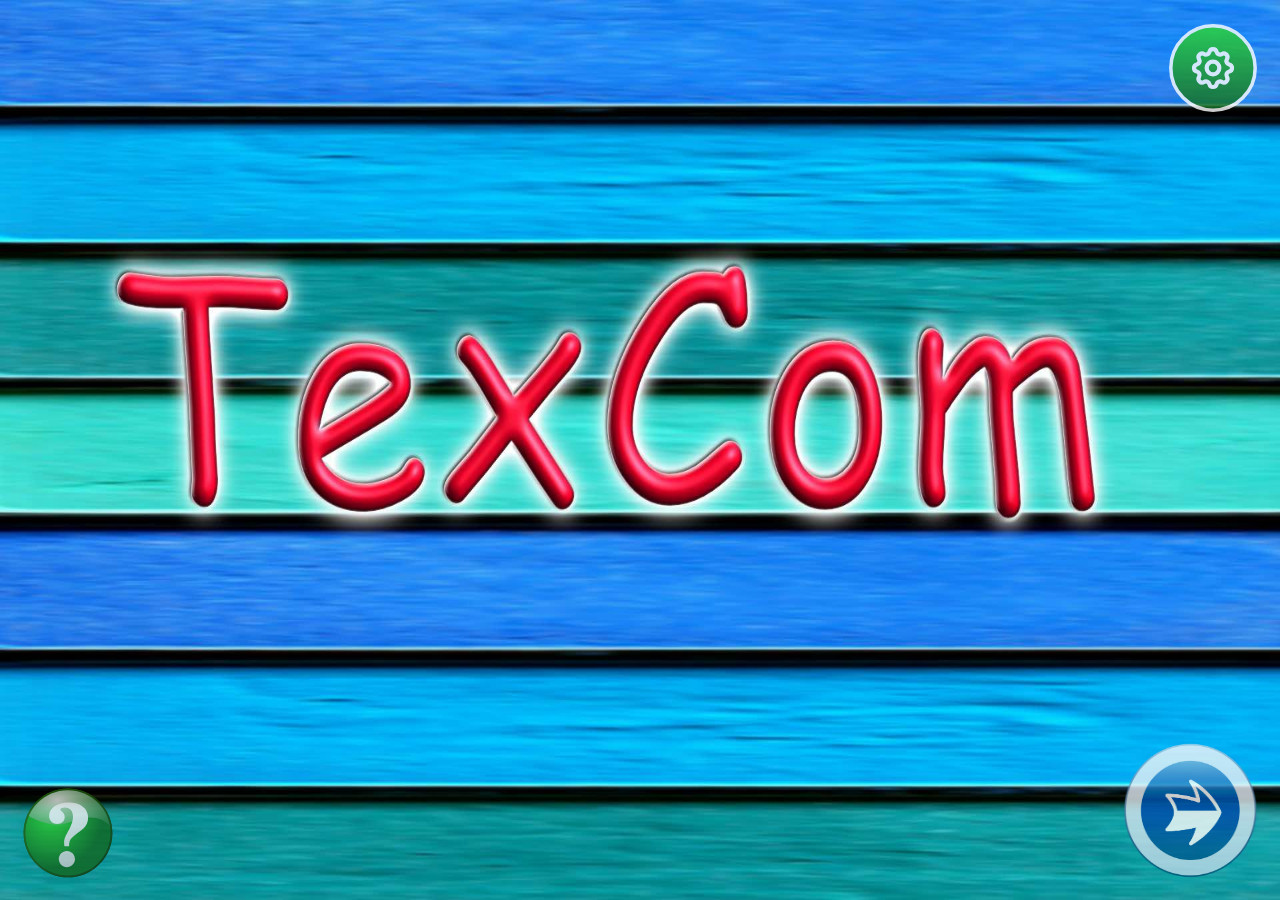
<file: index.html>
<!DOCTYPE html>
<html>
<head>
    <title>TexCom</title>
    <script>
        // Layout rule (spec section 4): landscape -> two columns; portrait -> two columns
        // only if the window is at least TWO_COLUMN_MIN_WIDTH wide (e.g. a near-square foldable).
        // Sets html.layout-two / html.layout-one, which both the CSS and the JS read.
        (function () {
            var TWO_COLUMN_MIN_WIDTH = 700;
            var decided = null;
            function isTyping() {
                var a = document.activeElement;
                return !!a && (a.tagName === 'TEXTAREA' || (a.tagName === 'INPUT' && /^(text|search|email|url|tel|number|password)$/i.test(a.type)));
            }
            window.updateLayoutMode = function () {
                var w = window.innerWidth, h = window.innerHeight;
                // An on-screen keyboard only shrinks the height; don't let it flip the layout.
                if (decided && isTyping() && w === decided.w && h < decided.h) return decided.twoColumn;
                var twoColumn = (w > h) || (w >= TWO_COLUMN_MIN_WIDTH);
                decided = { w: w, h: h, twoColumn: twoColumn };
                document.documentElement.classList.toggle('layout-two', twoColumn);
                document.documentElement.classList.toggle('layout-one', !twoColumn);
                return twoColumn;
            };
            window.isOneColumnLayout = function () { return !window.updateLayoutMode(); };
            window.updateLayoutMode();
            window.addEventListener('resize', window.updateLayoutMode);

            // In landscape iOS reports the same safe-area inset on both sides, though the camera cutout is
            // only on one. Mark which side it's on so the CSS can give the other side a small margin.
            function updateNotchSide() {
                var a = (screen.orientation && typeof screen.orientation.angle === 'number') ? screen.orientation.angle : window.orientation;
                var el = document.documentElement;
                el.classList.toggle('notch-left', a === 90);
                el.classList.toggle('notch-right', a === 270 || a === -90);
            }
            updateNotchSide();
            window.addEventListener('resize', updateNotchSide);
            window.addEventListener('orientationchange', updateNotchSide);
        })();
    </script>
    <link rel="stylesheet" href="themes.css">
    <!--    <link rel="manifest" href="manifest.json">-->
    <meta name="apple-mobile-web-app-capable" content="yes">
    <meta name="viewport" content="width=device-width, initial-scale=1.0, minimum-scale=1.0,viewport-fit=cover, user-scalable=no">
<!--        <meta name="viewport" content="width=device-width, user-scalable=no">-->
    <link rel="manifest" href="manifest.json">
    <link rel="apple-touch-icon" href="images/apple-touch-icon.png">
    <link rel="icon" type="image/png" sizes="32x32" href="images/favicon-32.png">
    <script src="libraries/slip.js"></script>
   <link rel="stylesheet" type="text/css" href="slip.css">
    <link rel="stylesheet" type="text/css" href="style.css">
    <script src="libraries/notiflix-loading-aio-3.2.5.min.js"></script>
    <script src="libraries/notiflix-notify-aio-3.2.5.min.js"></script> <!-- used for "Communicator Loaded!" etc.; was never loaded -->
    <script src="libraries/peerjs.min.js"></script>
    <script src="libraries/qrcode.min.js"></script>
    <link rel="stylesheet" href="libraries/picmo/picmostyles.css" />
    <script type="module" src="libraries/picmo/popup.js"></script>

    <meta charset="utf-8">
</head>

<body id="body" oncontextmenu="return false;">

        <splash class="btn" enabled></splash>
        <startSplash class="btn" enabled></startSplash>
        <helpSplash class=" btn" enabled></helpSplash>
        <settingsSplash class="btn" enabled role="button" tabindex="0" aria-label="Settings" data-t-attrs="aria-label"></settingsSplash>
        
        
        

        
        

        

        

        <theText class=" btn" enabled></theText>
        
        

        <!-- Questions with a yes/no answer (askConfirm in settings.js): real buttons, TexCom's theme -->
        <div id="askOverlay" class="ask-overlay" hidden>
            <div class="ask-box" role="alertdialog" aria-modal="true" aria-labelledby="askTitle" aria-describedby="askMessage">
                <h2 id="askTitle" class="ask-title"></h2>
                <p id="askMessage" class="ask-message"></p>
                <div class="ask-buttons">
                    <button id="askCancel" class="ask-btn" type="button"></button>
                    <button id="askOk" class="ask-btn primary" type="button"></button>
                </div>
            </div>
        </div>
        <!-- Help (texcomhelp.html) in a panel over TexCom, so there is always a way back -->
        <div id="helpOverlay" class="help-overlay" hidden>
            <div class="help-box" role="dialog" aria-modal="true" aria-label="TexCom Help" data-t-attrs="aria-label">
                <div class="help-bar"><span class="help-title" data-t>Help</span><button id="helpClose" class="help-close" type="button" aria-label="Close help" data-t-attrs="aria-label">✕</button></div>
                <iframe id="helpFrame" title="TexCom Help" data-t-attrs="title"></iframe>
            </div>
        </div>
        <!-- Conversation over the internet (conversation.js): invite someone, or join someone's conversation -->
        <div id="convDialog" class="conv-overlay" hidden>
            <div class="conv-box" role="dialog" aria-modal="true" aria-labelledby="convTitle">
                <h2 id="convTitle" class="conv-title"><span data-show="invite" data-t>Start a conversation</span><span data-show="join" data-t>Join a conversation</span></h2>
                <div data-show="invite">
                    <p class="conv-note" data-t>Send this link to the person you want to talk to, or let them scan the code. They can use any phone or computer, or their own TexCom.</p>
                    <div id="convQR" class="conv-qr" aria-hidden="true"></div>
                    <p class="conv-code-row"><span data-t>Code:</span> <strong id="convCode"></strong></p>
                    <p id="convLink" class="conv-link"></p>
                    <div class="conv-buttons">
                        <button id="convShare" class="conv-btn primary" type="button" data-t>Share link…</button>
                        <button id="convCopy" class="conv-btn" type="button" data-t>Copy link</button>
                    </div>
                </div>
                <div data-show="join">
                    <p class="conv-note" data-t>Paste the link you were sent, or type the code.</p>
                    <label for="convJoinInput" class="conv-label" data-t>Link or code</label>
                    <input id="convJoinInput" class="conv-input" type="text" autocomplete="off" autocapitalize="off" spellcheck="false" placeholder="e.g. k7m2 qx9p" data-t-attrs="placeholder">
                    <div class="conv-buttons">
                        <button id="convJoinGo" class="conv-btn primary" type="button" data-t>Join</button>
                        <button id="convJoinCancel" class="conv-btn" type="button" data-t>Cancel</button>
                    </div>
                </div>
                <p id="convStatus" class="conv-status" role="status"></p>
                <div class="conv-buttons" data-show="invite">
                    <button id="convClose" class="conv-btn" type="button" data-t>Close (keep waiting)</button>
                    <button id="convEndInvite" class="conv-btn danger" type="button" data-t>End</button>
                </div>
            </div>
        </div>
        
        

        <!--    <div id="scroll">-->

        
    
<div id="mainContainer" class="main-layout" style="width: 100vw; height: 100vh; overflow: hidden; background: var(--bg-main);">
    <!-- Floating Live Transcript Pill -->
    <div id="liveTranscriptPill" style="position: absolute; top: 15px; left: 50%; transform: translateX(-50%); background-color: rgba(0, 0, 0, 0.65); backdrop-filter: blur(4px); -webkit-backdrop-filter: blur(4px); color: white; padding: 10px 20px; border-radius: 999px; font-size: 2.2vh; font-weight: 500; z-index: 10000; display: none; white-space: nowrap; max-width: 90vw; overflow: hidden; text-overflow: ellipsis; pointer-events: none; box-shadow: 0 4px 12px rgba(0,0,0,0.2);"></div>

    
    <!-- LEFT PANE -->
    <div id="leftPane" style="display: flex; flex-direction: column; padding: 40px 10px 10px 10px; box-sizing: border-box; background: var(--bg-panel); overflow: hidden; position: relative;">
        
        <btn id="theCategories" enabled style="display: none;">Categories: All ⏩</btn>
        <h2 style="margin: 0 0 10px 0; font-size: 2.5vh; color: var(--accent); flex-shrink: 0;" data-t>Categories</h2>
        <ul id="categoryList" class="slippylist" style="flex: 1; overflow-y: auto; margin-bottom: 15px; font-size: 2.5vh;">
            <li class="demo-no-reorder"><span style="font-size:3.5vh;">🔷&#8201;</span> All</li>
        </ul>
        
        <!-- Chat history (Settings > Smart AI > Show chat history). The divider resizes it; it has no heading. -->
        <div id="convBar" class="conv-bar" hidden><span class="conv-dot" aria-hidden="true"></span><span id="convBarLabel" class="conv-bar-label"></span><button id="convBarInvite" class="conv-bar-btn" type="button" data-t>Link</button><button id="convBarEnd" class="conv-bar-btn danger" type="button" data-t>End</button></div>
        <div id="chatDivider" role="separator" aria-orientation="horizontal" aria-label="Resize chat history" aria-controls="chatHistoryContainer" tabindex="0" hidden data-t-attrs="aria-label"></div>
        <div id="chatHistoryContainer" role="log" aria-label="Chat history" hidden data-t-attrs="aria-label"></div>
        
        <!-- AI AutoReply Box stacked vertically -->
        
    </div>

    <!-- RIGHT PANE -->
    <div id="paneResizer" class="pane-resizer" style="z-index: 5000; cursor: col-resize; display: block;"></div>
<div id="topToolbar" role="toolbar" aria-label="Actions" data-t-attrs="aria-label">
            <span id="tbTitle" class="tb-title" aria-hidden="true" data-t>TexCom</span> <!-- shown only when every button fits (layoutToolbar) -->
            <button id="clearButton" class="action-btn" title="Clear" aria-label="Clear" data-t-attrs="title aria-label"><svg fill="none" stroke="currentColor" viewBox="0 0 24 24"><path stroke-linecap="round" stroke-linejoin="round" d="M19 7l-.867 12.142A2 2 0 0116.138 21H7.862a2 2 0 01-1.995-1.858L5 7m5 4v6m4-6v6m1-10V4a1 1 0 00-1-1h-4a1 1 0 00-1 1v3M4 7h16"></path></svg></button>
            <button id="undoButton" class="action-btn" title="Undo" aria-label="Undo" data-t-attrs="title aria-label"><svg fill="none" stroke="currentColor" viewBox="0 0 24 24"><path stroke-linecap="round" stroke-linejoin="round" d="M3 10h10a8 8 0 018 8v2M3 10l6 6m-6-6l6-6"></path></svg></button>
            <button id="redoButton" class="action-btn" title="Redo" aria-label="Redo" data-t-attrs="title aria-label"><svg fill="none" stroke="currentColor" viewBox="0 0 24 24"><path stroke-linecap="round" stroke-linejoin="round" d="M21 10h-10a8 8 0 00-8 8v2M21 10l-6 6m6-6l-6-6"></path></svg></button>
            <button id="micButton" class="action-btn" data-group-start title="Listen to partner" aria-label="Listen to partner" aria-pressed="false" hidden><svg fill="none" stroke="currentColor" viewBox="0 0 24 24"><path stroke-linecap="round" stroke-linejoin="round" d="M19 11a7 7 0 01-7 7m0 0a7 7 0 01-7-7m7 7v4m0 0H8m4 0h4m-4-8a3 3 0 01-3-3V5a3 3 0 116 0v6a3 3 0 01-3 3z"></path></svg></button>
            <button id="bellButton" class="action-btn" title="Alert" aria-label="Alert" data-t-attrs="title aria-label"><svg style="color: #ef4444;" fill="none" stroke="currentColor" viewBox="0 0 24 24"><path stroke-linecap="round" stroke-linejoin="round" d="M15 17h5l-1.405-1.405A2.032 2.032 0 0118 14.158V11a6.002 6.002 0 00-4-5.659V5a2 2 0 10-4 0v.341C7.67 6.165 6 8.388 6 11v3.159c0 .538-.214 1.055-.595 1.436L4 17h5m6 0v1a3 3 0 11-6 0v-1m6 0H9"></path></svg></button>
            <button id="noButton" class="action-btn" title="No" aria-label="No" data-t-attrs="title aria-label"><svg style="color: #ef4444;" fill="none" stroke="currentColor" viewBox="0 0 24 24"><path stroke-linecap="round" stroke-linejoin="round" d="M6 18L18 6M6 6l12 12"></path></svg></button>
            <button id="yesButton" class="action-btn" title="Yes" aria-label="Yes" data-t-attrs="title aria-label"><svg style="color: #22c55e;" fill="none" stroke="currentColor" viewBox="0 0 24 24"><path stroke-linecap="round" stroke-linejoin="round" d="M5 13l4 4L19 7"></path></svg></button>
            <button id="sosButton" class="action-btn" title="SOS" aria-label="SOS" data-t-attrs="title aria-label"><span class="sos-text" style="color: #ef4444; font-weight: bold;" data-t>SOS</span></button>
            <button id="favButton" class="action-btn" title="Favourite" aria-label="Favourite" data-t-attrs="title aria-label"><svg style="color: #eab308;" fill="none" stroke="currentColor" viewBox="0 0 24 24"><path stroke-linecap="round" stroke-linejoin="round" d="M4.318 6.318a4.5 4.5 0 000 6.364L12 20.364l7.682-7.682a4.5 4.5 0 00-6.364-6.364L12 7.636l-1.318-1.318a4.5 4.5 0 00-6.364 0z"></path></svg></button>
            <button id="editButton" class="action-btn" title="Edit phrases" aria-label="Edit phrases" aria-pressed="false"><svg fill="none" stroke="currentColor" viewBox="0 0 24 24"><path stroke-linecap="round" stroke-linejoin="round" d="M15.232 5.232l3.536 3.536M9 13l6.232-6.232a2.5 2.5 0 113.536 3.536L12.536 16.536 8 17.5l.964-4.5z M5 19h14"></path></svg></button>
            <button id="settingsButton" class="action-btn" title="Settings" aria-label="Settings" data-t-attrs="title aria-label"><svg fill="none" stroke="currentColor" viewBox="0 0 24 24"><path stroke-linecap="round" stroke-linejoin="round" d="M10.325 4.317c.426-1.756 2.924-1.756 3.35 0a1.724 1.724 0 002.573 1.066c1.543-.94 3.31.826 2.37 2.37a1.724 1.724 0 001.065 2.572c1.756.426 1.756 2.924 0 3.35a1.724 1.724 0 00-1.066 2.573c.94 1.543-.826 3.31-2.37 2.37a1.724 1.724 0 00-2.572 1.065c-.426 1.756-2.924 1.756-3.35 0a1.724 1.724 0 00-2.573-1.066c-1.543.94-3.31-.826-2.37-2.37a1.724 1.724 0 00-1.065-2.572c-1.756-.426-1.756-2.924 0-3.35a1.724 1.724 0 001.066-2.573c-.94-1.543.826-3.31 2.37-2.37.996.608 2.296.07 2.572-1.065z"></path><path stroke-linecap="round" stroke-linejoin="round" d="M15 12a3 3 0 11-6 0 3 3 0 016 0z"></path></svg></button>
            <button id="uploadButton" class="action-btn" title="Share" aria-label="Share" data-t-attrs="title aria-label"><svg fill="none" stroke="currentColor" viewBox="0 0 24 24"><path stroke-linecap="round" stroke-linejoin="round" d="M4 16v1a3 3 0 003 3h10a3 3 0 003-3v-1m-4-8l-4-4m0 0L8 8m4-4v12"></path></svg></button>
            <button id="moreButton" class="action-btn" title="More" aria-label="More" aria-haspopup="menu" aria-expanded="false" hidden data-t-attrs="title aria-label"><svg fill="currentColor" viewBox="0 0 24 24"><circle cx="5" cy="12" r="2"></circle><circle cx="12" cy="12" r="2"></circle><circle cx="19" cy="12" r="2"></circle></svg></button>
        </div>
        
        <div id="rightPane" style="display: flex; flex-direction: column; padding: 10px; box-sizing: border-box; overflow: hidden; position: relative;">
<div class="text-speak-row" style="display: flex; gap: 10px; flex-shrink: 0; margin-bottom: 10px; height: 15vh;">
            <textarea id="theText" dir="auto" placeholder="Text to speak or search." enabled style="flex: 1; border-radius: var(--btn-radius); padding: 10px; font-size: 3vh; border: 2px solid var(--border-color); resize: none; outline: none; background: #fef08a; color: #1f2937;" data-t-attrs="placeholder"></textarea>
            <button id="speakButton" class="action-btn" style="background-color: var(--accent); color: var(--accent-text); border: none; display: flex; flex-direction: column; align-items: center; justify-content: center; border-radius: var(--btn-radius); cursor: pointer;">
                <svg style="width: 6vh; height: 6vh; color: var(--accent-text); margin-bottom: 5px;" fill="none" stroke="currentColor" viewBox="0 0 24 24"><path stroke-linecap="round" stroke-linejoin="round" d="M8 12h.01M12 12h.01M16 12h.01M21 12c0 4.418-4.03 8-9 8a9.863 9.863 0 01-4.255-.949L3 20l1.395-3.72C3.512 15.042 3 13.574 3 12c0-4.418 4.03-8 9-8s9 3.582 9 8z"></path></svg>
                <span style="font-size: 2.5vh; font-weight: bold;" data-t>Speak</span>
            </button>
        </div>
        
        <!-- No Search box: the text box searches (the words after its last punctuation). This line shows only while it does. -->
        <div id="filterInfo" class="filter-info" role="status" hidden><span id="filterInfoText"></span><button id="filterClear" class="filter-clear" type="button" aria-label="Show all phrases" data-t-attrs="aria-label">✕</button></div>
        
        <div id="aiPredictionBox" style="display: none; min-height: 4vh; padding: 4px 0; width: 100%; align-items: center; justify-content: flex-start; gap: 8px; z-index: 1000; overflow-x: auto; white-space: nowrap; margin-bottom: 10px; flex-shrink: 0;">
            <button class="ai-predict-btn" style="flex: 0 0 auto; height: auto;  border-radius: 999px; border: 1px solid #3b82f6; background: #eff6ff; font-size: 2vh; color: #1d4ed8; cursor: pointer; display: none; padding: 6px 16px; white-space: nowrap; overflow: hidden; text-overflow: ellipsis; min-width: 0;"></button>
            <button class="ai-predict-btn" style="flex: 0 0 auto; height: auto;  border-radius: 999px; border: 1px solid #3b82f6; background: #eff6ff; font-size: 2vh; color: #1d4ed8; cursor: pointer; display: none; padding: 6px 16px; white-space: nowrap; overflow: hidden; text-overflow: ellipsis; min-width: 0;"></button>
            <button class="ai-predict-btn" style="flex: 0 0 auto; height: auto;  border-radius: 999px; border: 1px solid #3b82f6; background: #eff6ff; font-size: 2vh; color: #1d4ed8; cursor: pointer; display: none; padding: 6px 16px; white-space: nowrap; overflow: hidden; text-overflow: ellipsis; min-width: 0;"></button>
        </div>

        <ul id="messagesList" class="slippylist" style="flex: 1; overflow-y: auto; list-style: none; padding: 0; margin: 0; border: 1px solid var(--border-color); border-radius: 10px; background: var(--bg-panel);"></ul>
    </div>
</div>
<div id="moreMenu" role="menu" hidden></div>
        <button id="trigger" hidden></button>

        <script src="versions.js"></script>
        <script src="languages-list.js"></script>
        <script src="phrase-store.js"></script>
        <script src="language.js"></script>
        <script src="settings.js"></script>
        <script src="state.js"></script>
        <script src="audio.js"></script>
        <script src="partner-link.js"></script>
    <script src="conversation.js"></script>
        <script src="sketch2.js"></script>
        <script src="editor.js"></script>
        <script src="carer.js"></script>
        <input type="file" id="file-input" hidden accept=".json">
        <input type="file" id="text-input" hidden accept=".txt">
        
    
    <div id="itemEditorOverlay" hidden>
        <div id="itemEditor" role="dialog" aria-modal="true" aria-labelledby="edTitle">
            <div class="settings-header">
                <h2 id="edTitle">Edit phrase</h2>
                <button type="button" class="close-settings-btn" id="edClose" aria-label="Cancel" data-t-attrs="aria-label">✖</button>
            </div>
            <label class="ed-field"><span data-t>Text</span><input id="edText" type="text" autocomplete="off"></label>
            <p id="edError" class="ed-error" role="alert" hidden></p>
            <div class="ed-inline">
                <label class="ed-field ed-emoji"><span data-t>Symbol</span><input id="edEmoji" type="text" maxlength="16" autocomplete="off"></label>
                <button type="button" id="edEmojiPick" class="settings-action-btn" data-t>Choose…</button>
            </div>
            <label class="ed-field" data-for="phrase"><span data-t>Shortcut (type it, then /)</span><input id="edAbbrev" type="text" autocomplete="off"></label>
            <fieldset class="ed-cats" data-for="phrase"><legend data-t>Categories</legend><div id="edCats"></div></fieldset>
            <label class="ed-check" data-for="phrase"><input type="checkbox" id="edInstant"> <span data-t>Instant message (speak as soon as it's tapped)</span></label>
            <label class="ed-check"><input type="checkbox" id="edFixed"> <span data-t>Keep in a fixed position</span></label>
            <label class="ed-check"><input type="checkbox" id="edDeletable"> <span data-t>Allow it to be deleted</span></label>
            <div class="ed-actions">
                <button type="button" id="edDelete" class="ed-btn ed-danger" data-t>Delete</button>
                <span class="ed-spacer"></span>
                <button type="button" id="edCancel" class="ed-btn" data-t>Cancel</button>
                <button type="button" id="edSave" class="ed-btn ed-primary" data-t>Save</button>
            </div>
        </div>
    </div>

    <div id="settingsOverlay">
        <div id="customSettingsPanel">
            <div class="settings-header">
                <h2 data-t>Settings</h2>
                <button type="button" class="close-settings-btn" onclick="toggleSettings()" aria-label="Close settings" data-t-attrs="aria-label">✖</button>
            </div>
            <div class="settings-content" id="settingsContent">
                <!-- Settings will be injected here by settings.js -->
            </div>
        </div>
    </div>




    <script>
        (function() {
            const resizer = document.getElementById('paneResizer');
            const mainContainer = document.getElementById('mainContainer');
            let isDragging = false;
            let fraction = null; // left column as a fraction of the width; null = CSS default

            // Left column: at least 25% (and 200px), at most 50%, so the main right column keeps at least half
            window.applyLeftPane = function (f) {
                if (f == null) { fraction = null; mainContainer.style.removeProperty('--left-pane-width'); return; }
                const cs = getComputedStyle(mainContainer);
                // Width shared by the two columns (minus padding, the 12px splitter and the two grid gaps)
                const w = mainContainer.clientWidth - parseFloat(cs.paddingLeft) - parseFloat(cs.paddingRight) - 12 - 2 * parseFloat(cs.columnGap || 0);
                const px = Math.min(Math.max(f * w, Math.max(200, 0.25 * w)), 0.5 * w);
                fraction = px / w; // store the constrained position
                mainContainer.style.setProperty('--left-pane-width', Math.round(px) + 'px');
            };
            window.addEventListener('resize', function () { if (fraction != null) applyLeftPane(fraction); });

            function dragTo(clientX) {
                const r = mainContainer.getBoundingClientRect();
                const cs = getComputedStyle(mainContainer);
                const w = r.width - parseFloat(cs.paddingLeft) - parseFloat(cs.paddingRight) - 12 - 2 * parseFloat(cs.columnGap || 0);
                applyLeftPane((clientX - r.left - parseFloat(cs.paddingLeft)) / w);
            }
            function endDrag() {
                if (!isDragging) return;
                isDragging = false;
                document.body.style.cursor = '';
                if (typeof params !== 'undefined' && typeof saveParams === 'function') {
                    params.leftPaneFraction = fraction;
                    saveParams();
                }
            }

            if (resizer && mainContainer) {
                resizer.addEventListener('mousedown', function (e) {
                    isDragging = true;
                    document.body.style.cursor = 'col-resize';
                    e.preventDefault();
                });
                document.addEventListener('mousemove', function (e) { if (isDragging) dragTo(e.clientX); });
                document.addEventListener('mouseup', endDrag);

                // Touch support
                resizer.addEventListener('touchstart', function () { isDragging = true; }, { passive: true });
                document.addEventListener('touchmove', function (e) { if (isDragging) dragTo(e.touches[0].clientX); }, { passive: true });
                document.addEventListener('touchend', endDrag);
            }
        })();
    </script>
</body>


</html>
</file>
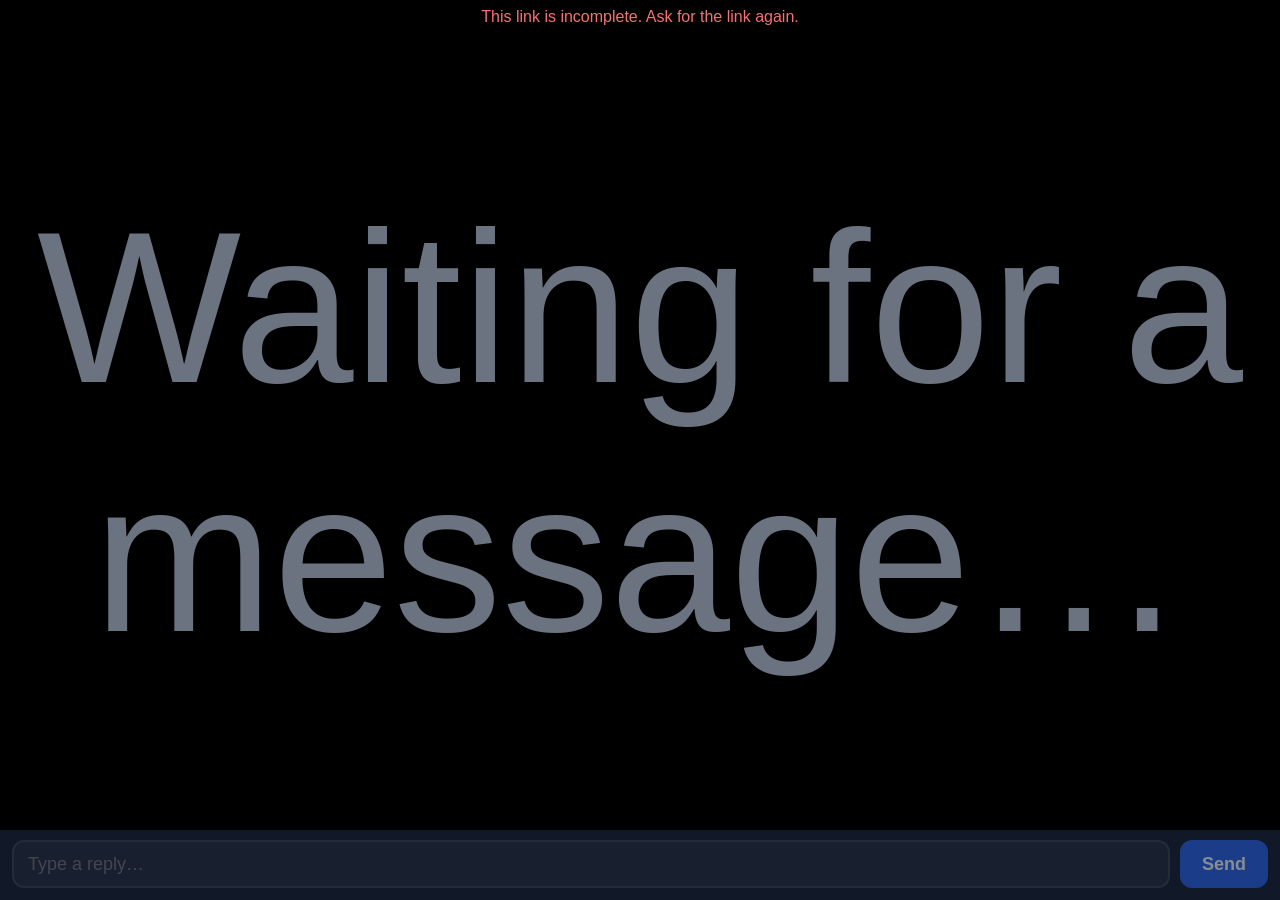
<file: companion.html>
<!DOCTYPE html>
<html lang="en">
<head>
    <meta charset="utf-8">
    <title>TexCom – Partner</title>
    <meta name="viewport" content="width=device-width, initial-scale=1.0, viewport-fit=cover, interactive-widget=resizes-content">
    <meta name="theme-color" content="#000000">
    <!-- The partner's phone: the TexCom user's last phrase, very large, and a box to type a reply.
         Opened from the QR code in TexCom (Settings > Partner display). Connects over the companion link (PeerJS). -->
    <script src="libraries/peerjs.min.js"></script>
    <script src="languages-list.js"></script>
    <script src="language.js"></script> <!-- t(): this page is in the partner's own language (their browser's) -->
    <style>
        html, body { margin: 0; height: 100%; background: #000; color: #fff; overflow: hidden;
            font-family: -apple-system, BlinkMacSystemFont, "Segoe UI", Roboto, sans-serif; }
        body { display: flex; flex-direction: column; height: 100dvh; box-sizing: border-box;
            padding: env(safe-area-inset-top) env(safe-area-inset-right) env(safe-area-inset-bottom) env(safe-area-inset-left); }
        #status { flex-shrink: 0; text-align: center; font-size: 16px; padding: 8px 12px; color: #9ca3af; }
        #status.ok { color: #4ade80; }
        #status.bad { color: #f87171; }
        #stage { flex: 1; min-height: 0; display: flex; align-items: center; justify-content: center; padding: 3vmin 4vmin; box-sizing: border-box; }
        #phrase { width: 100%; max-height: 100%; text-align: center; font-weight: 600; line-height: 1.15;
            overflow-wrap: break-word; transition: opacity 0.2s ease; }
        #phrase.waiting { color: #6b7280; font-weight: 400; }
        #reply { flex-shrink: 0; display: flex; gap: 10px; padding: 10px 12px 12px; background: #111827; }
        /* PiCom's partner-assisted scanning: the partner moves the highlight on the child's board, and can choose */
        #scanRow { flex-shrink: 0; display: flex; gap: 10px; align-items: center; padding: 0 12px 12px; background: #111827; color: #cbd5e1; font-size: 15px; }
        #scanRow[hidden] { display: none; }
        #scanRow span { flex: 1; }
        #scanRow button { min-width: 56px; min-height: 48px; font-size: 20px; border: 0; border-radius: 10px; background: #334155; color: #fff; }
        #scanRow button:disabled { opacity: .4; }
        #msgInput { flex: 1; min-width: 0; min-height: 48px; box-sizing: border-box; padding: 10px 14px; border-radius: 12px;
            border: 2px solid #374151; background: #1f2937; color: #fff; font-size: 18px; } /* 16px+ stops iOS zooming */
        #msgInput:focus { outline: none; border-color: #60a5fa; }
        #sendBtn { min-width: 88px; min-height: 48px; border-radius: 12px; border: none; background: #2563eb; color: #fff;
            font-size: 18px; font-weight: 600; cursor: pointer; }
        #sendBtn:disabled, #msgInput:disabled { opacity: 0.5; }
        .name-screen { position: fixed; inset: 0; z-index: 10; background: #000; display: flex; flex-direction: column;
            justify-content: center; gap: 14px; padding: 24px; box-sizing: border-box; max-width: 520px; margin: 0 auto; }
        .name-screen[hidden] { display: none; }
        .name-screen h1 { margin: 0; font-size: 28px; }
        .name-screen p { margin: 0; font-size: 18px; line-height: 1.4; color: #d1d5db; }
        .name-screen label { font-size: 18px; font-weight: 600; }
        .name-screen input { min-height: 52px; padding: 10px 14px; border-radius: 12px; border: 2px solid #374151;
            background: #1f2937; color: #fff; font-size: 20px; }
        .name-screen input:focus { outline: none; border-color: #60a5fa; }
        .name-screen button { min-height: 52px; border-radius: 12px; border: none; background: #2563eb; color: #fff; font-size: 20px; font-weight: 600; }
    </style>
</head>
<body>
    <form id="nameScreen" class="name-screen" autocomplete="on" hidden>
        <h1 data-t>TexCom conversation</h1>
        <p data-t>Someone using TexCom would like to talk with you. What should they call you?</p>
        <label for="nameInput" data-t>Your name</label>
        <input id="nameInput" name="name" type="text" maxlength="40" autocomplete="given-name" enterkeyhint="go" required>
        <button type="submit" data-t>Join</button>
    </form>
    <div id="status" role="status"></div>
    <div id="stage"><div id="phrase" dir="auto" class="waiting" aria-live="polite"></div></div>
    <form id="reply" autocomplete="off">
        <label for="msgInput" style="position:absolute;left:-9999px" data-t>Your reply</label>
        <input type="text" id="msgInput" placeholder="Type a reply…" data-t-attrs="placeholder" enterkeyhint="send" disabled>
        <button id="sendBtn" type="submit" disabled data-t>Send</button>
    </form>
    <div id="scanRow" hidden>
        <span data-t>Move the highlight (partner-assisted scanning)</span>
        <button type="button" id="scanBack" data-act="back" aria-label="Back" data-t-attrs="aria-label" disabled>&#9664;</button>
        <button type="button" id="scanNext" data-act="next" aria-label="Next" data-t-attrs="aria-label" disabled>&#9654;</button>
        <button type="button" id="scanChoose" data-act="choose" data-t disabled>Choose</button>
    </div>

    <script>
        // The partner's own language (their browser's): the page's text, and its direction
        const partnerLang = deviceLanguageCode();
        document.documentElement.lang = partnerLang;
        document.documentElement.dir = texcomLanguage(partnerLang).dir || 'ltr';
        const firstTexts = () => {
            if (!statusEl.textContent || statusEl.dataset.first) { statusEl.textContent = t('Connecting…'); statusEl.dataset.first = '1'; }
            if (phraseEl.classList.contains('waiting')) phraseEl.textContent = t('Waiting for a message…');
        };
        const hostId = (new URLSearchParams(location.search).get('id') || '').replace(/^texcom-/i, '').toLowerCase();
        // Opened from PiCom (…&app=picom; PiCom speaks the same protocol): the same page and translated words, with
        // PiCom's name (the translations keep the product name as it is)
        const appName = new URLSearchParams(location.search).get('app') === 'picom' ? 'PiCom' : 'TexCom';
        if (appName !== 'TexCom') {
            const rename = () => {
                document.title = document.title.replace(/TexCom/g, appName);
                document.querySelectorAll('#nameScreen [data-t]').forEach(el => {
                    if (el.__tEn === undefined) el.__tEn = el.textContent;   // the English stays the key for translating
                    el.textContent = el.textContent.replace(/TexCom/g, appName);
                });
            };
            rename();
            window.addEventListener('texcom-ui-text', rename);
        }
        const statusEl = document.getElementById('status');
        const stage = document.getElementById('stage');
        const phraseEl = document.getElementById('phrase');
        const msgInput = document.getElementById('msgInput');
        const sendBtn = document.getElementById('sendBtn');
        let peer = null, conn = null, retryTimer = null;

        function setStatus(text, cls) { statusEl.textContent = t(text); statusEl.className = cls || ''; delete statusEl.dataset.first; }
        // (the scanning buttons too, when the page was opened from PiCom; they act when its partner-assisted scanning is on)
        const scanButtons = [...document.querySelectorAll('#scanRow button')];
        function setConnected(on) { msgInput.disabled = sendBtn.disabled = !on; scanButtons.forEach(b => { b.disabled = !on; }); }

        // Largest font size at which the phrase fits (same rule as partner.html)
        function fit() {
            const cs = getComputedStyle(stage);
            const maxH = stage.clientHeight - parseFloat(cs.paddingTop) - parseFloat(cs.paddingBottom);
            let lo = 16, hi = 400;
            phraseEl.style.overflowWrap = 'normal'; // measure with whole words, so a word split across lines doesn't count as fitting
            while (hi - lo > 1) {
                const mid = (lo + hi) / 2;
                phraseEl.style.fontSize = mid + 'px';
                if (phraseEl.scrollHeight <= maxH && phraseEl.scrollWidth <= phraseEl.clientWidth + 1) lo = mid; else hi = mid;
            }
            phraseEl.style.fontSize = lo + 'px';
            phraseEl.style.overflowWrap = lo <= 16 ? 'anywhere' : 'normal';
        }

        function showPhrase(text) {
            text = String(text || '').trim();
            if (!text) return;
            phraseEl.classList.remove('waiting');
            phraseEl.style.opacity = 0;
            setTimeout(() => { phraseEl.textContent = text; fit(); phraseEl.style.opacity = 1; }, 120);
        }

        const RELAY_URL = 'https://texcom-relay.dave-c09.workers.dev/ice';
        const FALLBACK_ICE = [{ urls: 'stun:stun.cloudflare.com:3478' }, { urls: 'stun:stun.l.google.com:19302' }];
        let myName = '', token = '', accepted = false, ended = false, hostName = '';
        let signalling = null; // another introduction server, if the relay names one (see conversation.js)

        async function iceServers() {
            try {
                const ctl = new AbortController(); const t = setTimeout(() => ctl.abort(), 4000);
                const j = await (await fetch(RELAY_URL, { signal: ctl.signal, cache: 'no-store' })).json();
                clearTimeout(t);
                signalling = (j.signalling && typeof j.signalling.host === 'string') ? j.signalling : null;
                if (Array.isArray(j.iceServers) && j.iceServers.length) return j.iceServers;
            } catch (e) {}
            return FALLBACK_ICE;
        }

        // Each failed attempt is closed before the next (browsers refuse new WebRTC connections after a few hundred),
        // and the wait grows: 3, 6, 12, 24, 30 s
        let attempt = null, retries = 0;
        function retryLater() {
            clearTimeout(retryTimer);
            if (attempt && attempt !== conn) { try { attempt.close(); } catch (e) {} }
            attempt = null;
            retries++;
            retryTimer = setTimeout(connect, Math.min(30000, 3000 * Math.pow(2, retries - 1)));
        }

        function connect() {
            clearTimeout(retryTimer);
            if (ended || !peer || peer.destroyed || peer.disconnected) return;
            setStatus(t(accepted ? 'Reconnecting…' : 'Connecting…'));
            if (attempt && attempt !== conn) { try { attempt.close(); } catch (e) {} }
            const c = attempt = peer.connect('texcom-' + hostId, { reliable: true });
            c.on('open', () => { retries = 0; c.send({ t: 'hello', name: myName, app: 'web', token }); if (!accepted) setStatus('Waiting to be let in…'); });
            c.on('data', (msg) => {
                if (!msg || typeof msg !== 'object') return;
                if (msg.t === 'accepted') {
                    accepted = true; token = msg.token || ''; hostName = String(msg.name || appName).slice(0, 40); conn = c;
                    setStatus(t('Talking with {name}', { name: hostName }), 'ok'); setConnected(true);
                } else if (msg.t === 'declined') { finish('You weren’t let in to this conversation.'); }
                else if (msg.t === 'busy') { finish('This conversation already has someone in it.'); }
                else if (msg.t === 'bye') { finish(t('{name} ended the conversation.', { name: hostName })); }
                else if (msg.t === 'say' && c === conn) showPhrase(msg.text); // the TexCom user's phrases
            });
            c.on('close', () => {
                if (ended) return;
                setConnected(false);
                setStatus('Disconnected. Trying again…', 'bad');
                retryLater();
            });
        }

        function finish(text) {
            ended = true; setConnected(false); setStatus(text, 'bad');
            try { peer && peer.destroy(); } catch (e) {}
        }

        async function begin() {
            if (typeof Peer === 'undefined') { setStatus('Couldn’t load the connection library.', 'bad'); return; }
            peer = new Peer(Object.assign({ config: { iceServers: await iceServers() } }, signalling || {}));
            peer.on('open', connect);
            peer.on('error', (err) => {
                if (ended) return;
                setConnected(false);
                if (err.type === 'peer-unavailable') {
                    // An old link, or TexCom closed the conversation: give up after about 45 seconds of trying
                    if (!accepted && retries >= 4) { finish('This conversation isn’t open. Ask for a new link.'); return; }
                    setStatus('This conversation isn’t open. Trying again…', 'bad');
                }
                else if (['network', 'server-error', 'socket-error', 'socket-closed'].includes(err.type))
                    setStatus(navigator.onLine === false ? t('No internet connection. Trying again…') : t('Can’t reach the conversation service. Trying again…'), 'bad');
                else setStatus(t('Connection problem ({type}). Trying again…', { type: err.type }), 'bad');
                retryLater();
            });
            peer.on('disconnected', () => { if (!ended && !peer.destroyed) { setStatus('Reconnecting…', 'bad'); peer.reconnect(); } });
        }

        const nameScreen = document.getElementById('nameScreen');
        const nameInput = document.getElementById('nameInput');
        if (!hostId) {
            setStatus('This link is incomplete. Ask for the link again.', 'bad');
        } else {
            try { nameInput.value = localStorage.getItem('texcomPartnerName') || ''; } catch (e) {}
            nameScreen.hidden = false;
            setTimeout(() => nameInput.focus(), 50);
            nameScreen.addEventListener('submit', (e) => {
                e.preventDefault();
                myName = nameInput.value.trim().slice(0, 40);
                if (!myName) return;
                try { localStorage.setItem('texcomPartnerName', myName); } catch (e) {}
                nameScreen.hidden = true;
                begin();
            });
        }
        window.addEventListener('beforeunload', () => { try { if (conn && conn.open) conn.send({ t: 'bye' }); } catch (e) {} });

        if (appName === 'PiCom') document.getElementById('scanRow').hidden = false;
        scanButtons.forEach(b => b.addEventListener('click', () => { if (conn && conn.open) conn.send({ t: 'scan', act: b.dataset.act }); }));
        document.getElementById('reply').addEventListener('submit', (e) => {
            e.preventDefault();
            const text = msgInput.value.trim();
            if (!text || !conn || !conn.open) return;
            conn.send({ t: 'say', text });
            msgInput.value = '';
            setStatus(t('Sent: {text}', { text }), 'ok');
        });

        firstTexts();
        window.addEventListener('texcom-ui-text', firstTexts);
        loadUIText(partnerLang);
        new ResizeObserver(fit).observe(stage); // any size change: window, rotation, on-screen keyboard
        fit();
    </script>
</body>
</html>
</file>
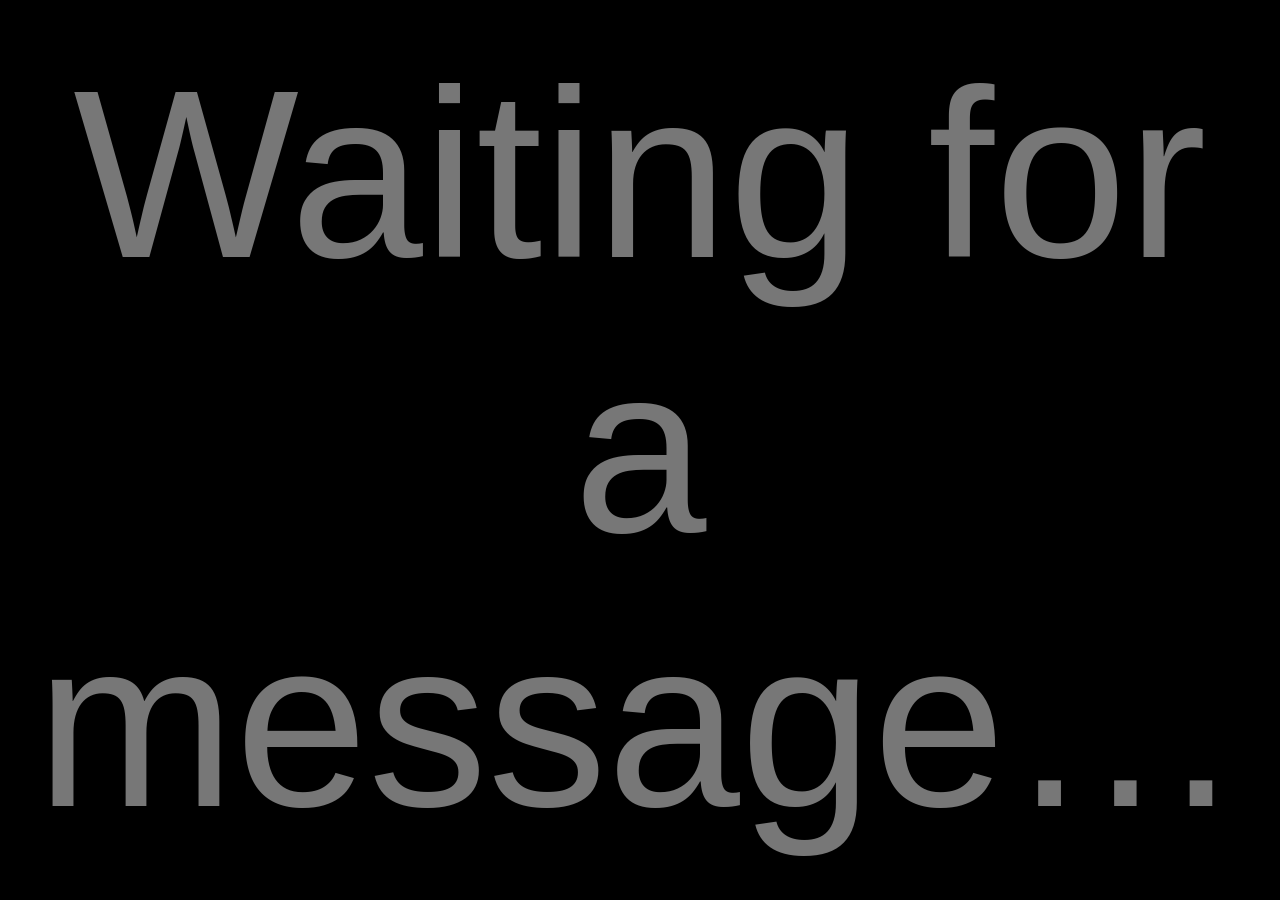
<file: partner.html>
<!DOCTYPE html>
<html lang="en">
<head>
    <meta charset="utf-8">
    <title>TexCom – Partner</title>
    <meta name="viewport" content="width=device-width, initial-scale=1.0, viewport-fit=cover">
    <style>
        /* Partner display: the last spoken phrase, as large as the screen allows. Works offline. */
        html, body {
            margin: 0;
            height: 100%;
            background: #000;
            color: #fff;
            font-family: -apple-system, BlinkMacSystemFont, "Segoe UI", Roboto, sans-serif;
            overflow: hidden;
        }
        #stage {
            box-sizing: border-box;
            height: 100%;
            display: flex;
            align-items: center;
            justify-content: center;
            padding: max(4vmin, env(safe-area-inset-top)) max(4vmin, env(safe-area-inset-right))
                     max(4vmin, env(safe-area-inset-bottom)) max(4vmin, env(safe-area-inset-left));
        }
        #phrase {
            width: 100%; /* full width so long phrases wrap onto more lines instead of shrinking */
            max-width: 100%;
            max-height: 100%;
            text-align: center;
            font-weight: 600;
            line-height: 1.15;
            overflow-wrap: break-word;
            transition: opacity 0.2s ease;
        }
        #phrase.waiting { color: #777; font-weight: 400; }
    </style>
</head>
<body>
    <div id="stage"><div id="phrase" dir="auto" class="waiting" role="status" aria-live="polite">Waiting for a message…</div></div>
    <script>
        const phraseEl = document.getElementById('phrase');
        const stage = document.getElementById('stage');

        // Largest font size at which the phrase still fits the screen
        function fit() {
            const cs = getComputedStyle(stage);
            const maxH = stage.clientHeight - parseFloat(cs.paddingTop) - parseFloat(cs.paddingBottom);
            let lo = 16, hi = 600;
            phraseEl.style.overflowWrap = 'normal'; // measure with whole words, so a word split across lines doesn't count as fitting
            while (hi - lo > 1) {
                const mid = (lo + hi) / 2;
                phraseEl.style.fontSize = mid + 'px';
                // fits if it isn't taller than the screen and no single word is wider than it
                if (phraseEl.scrollHeight <= maxH && phraseEl.scrollWidth <= phraseEl.clientWidth + 1) lo = mid; else hi = mid;
            }
            phraseEl.style.fontSize = lo + 'px';
            phraseEl.style.overflowWrap = lo <= 16 ? 'anywhere' : 'normal';
        }

        // Called by the app (native partner screens) or by messages from the main window (web)
        let lastShown = '', lastShownAt = 0;
        function showPhrase(text) {
            text = (text || '').trim();
            if (!text) return;
            // In the apps a phrase can arrive twice (from the app and over the channel): show it once
            const now = Date.now();
            if (text === lastShown && now - lastShownAt < 1000) return;
            lastShown = text; lastShownAt = now;
            phraseEl.classList.remove('waiting');
            phraseEl.style.opacity = 0;
            setTimeout(() => { phraseEl.textContent = text; fit(); phraseEl.style.opacity = 1; }, 120);
        }
        window.showPhrase = showPhrase;

        // Web: the main TexCom window sends phrases over a BroadcastChannel (same browser, no network)
        if ('BroadcastChannel' in window) {
            const channel = new BroadcastChannel('texcom-partner');
            channel.onmessage = (e) => { if (e.data && e.data.type === 'spoken') showPhrase(e.data.text); };
            channel.postMessage({ type: 'hello' }); // ask for the phrase already spoken
        }
        try { const last = localStorage.getItem('texcomPartnerLast'); if (last) showPhrase(last); } catch (e) {}

        new ResizeObserver(fit).observe(stage); // any size change: window, rotation, on-screen keyboard
        fit();
    </script>
</body>
</html>
</file>
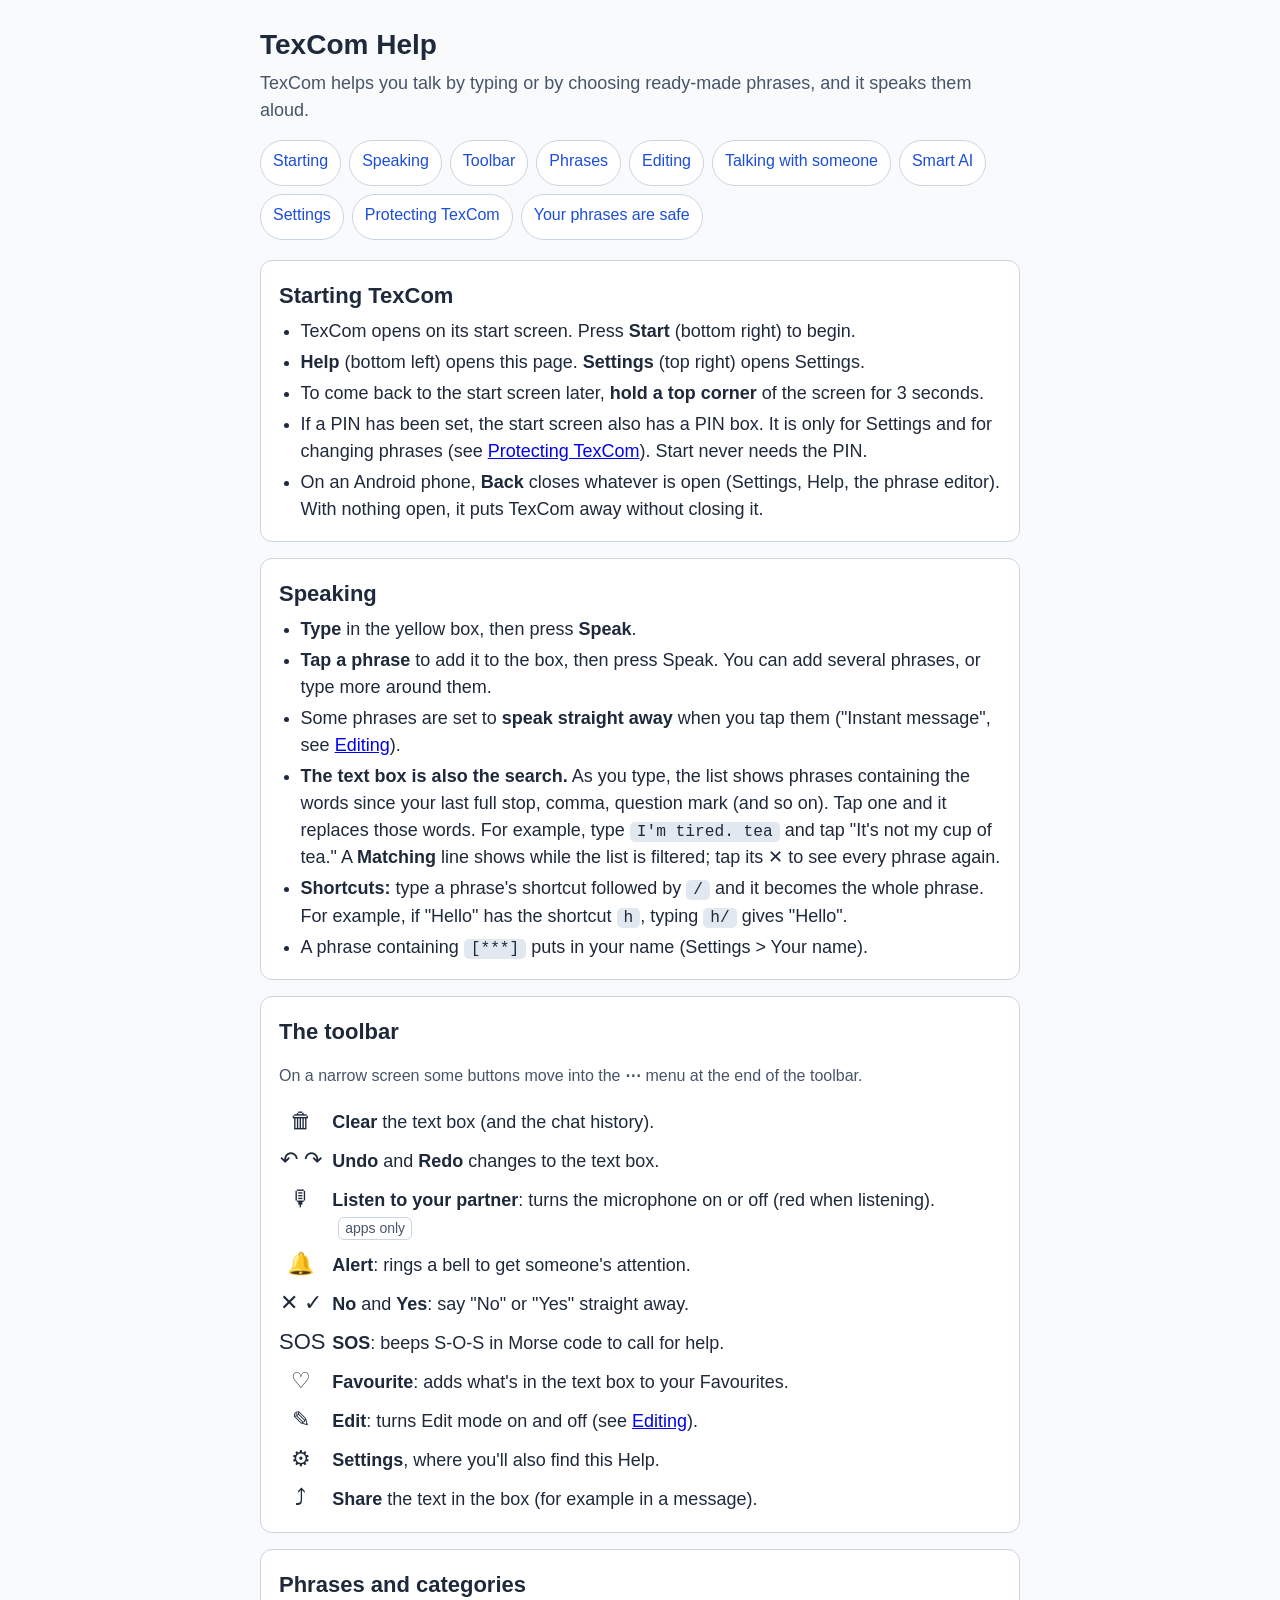
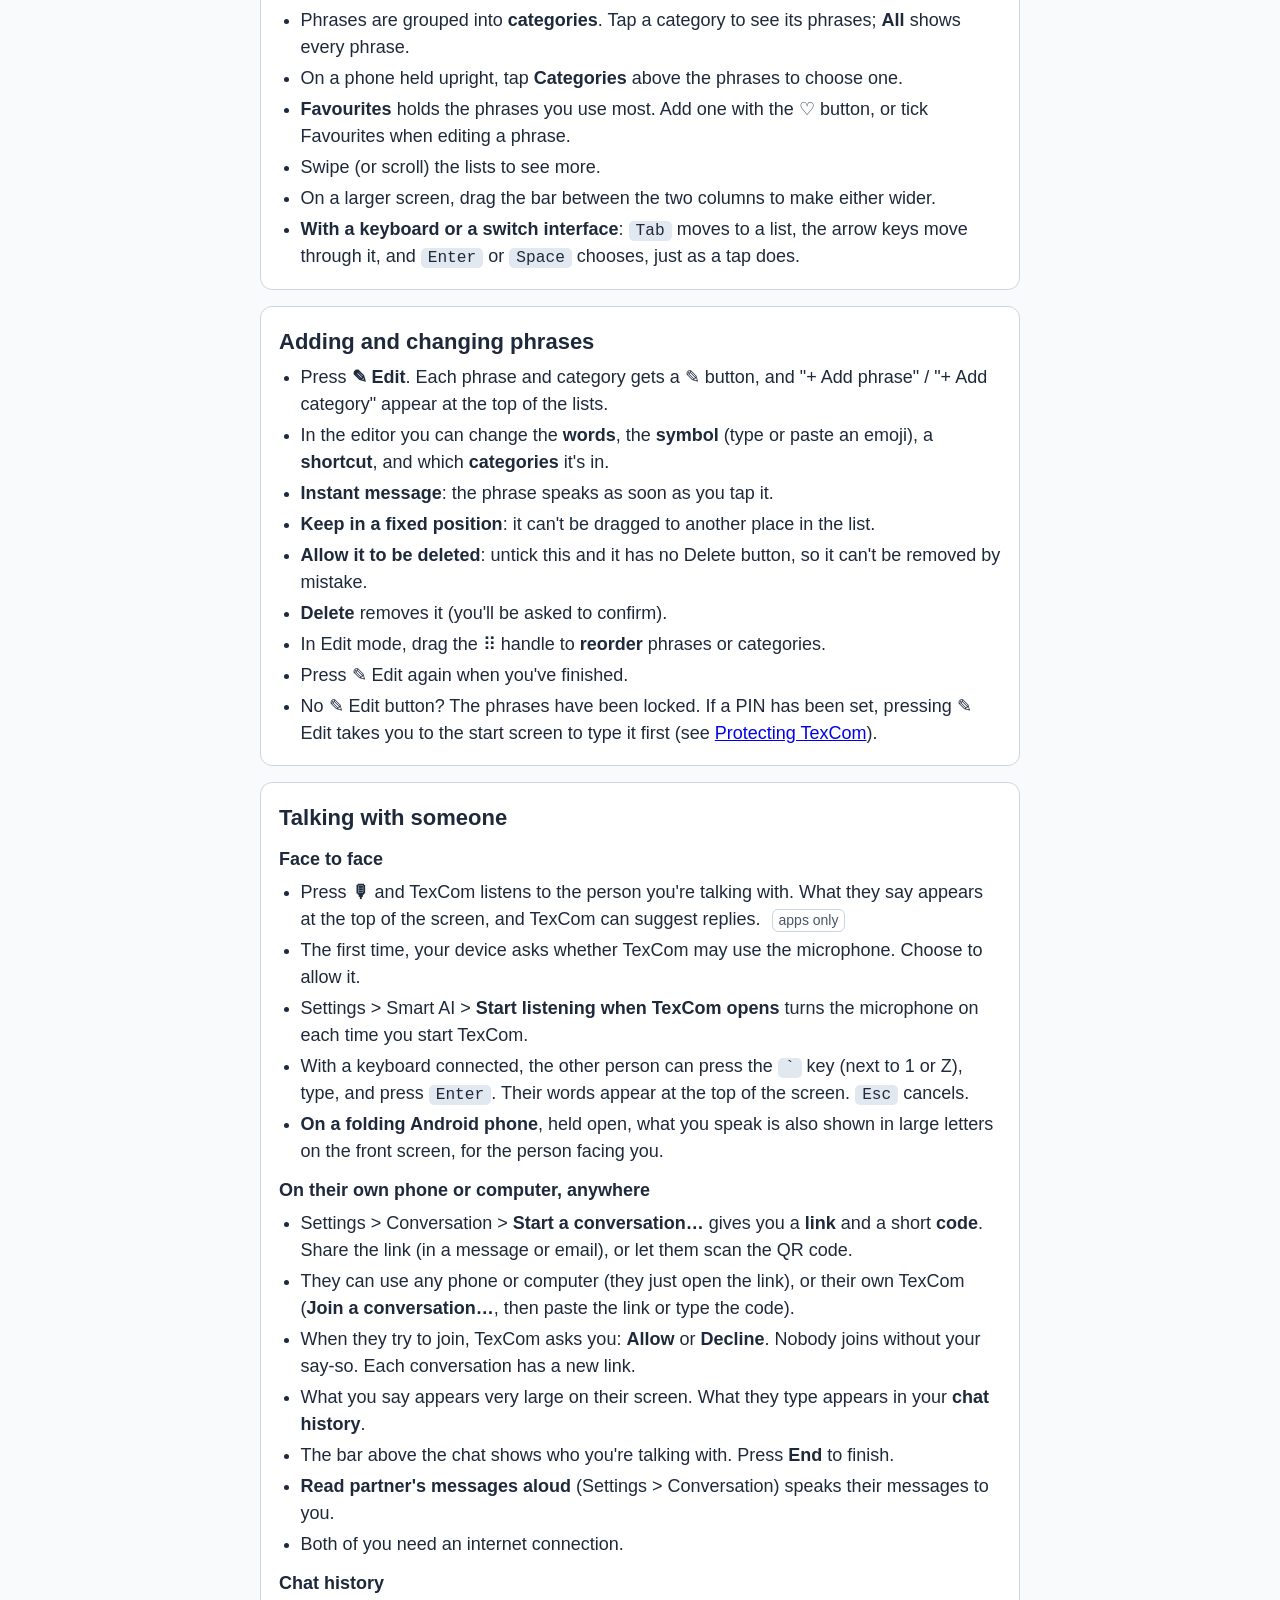
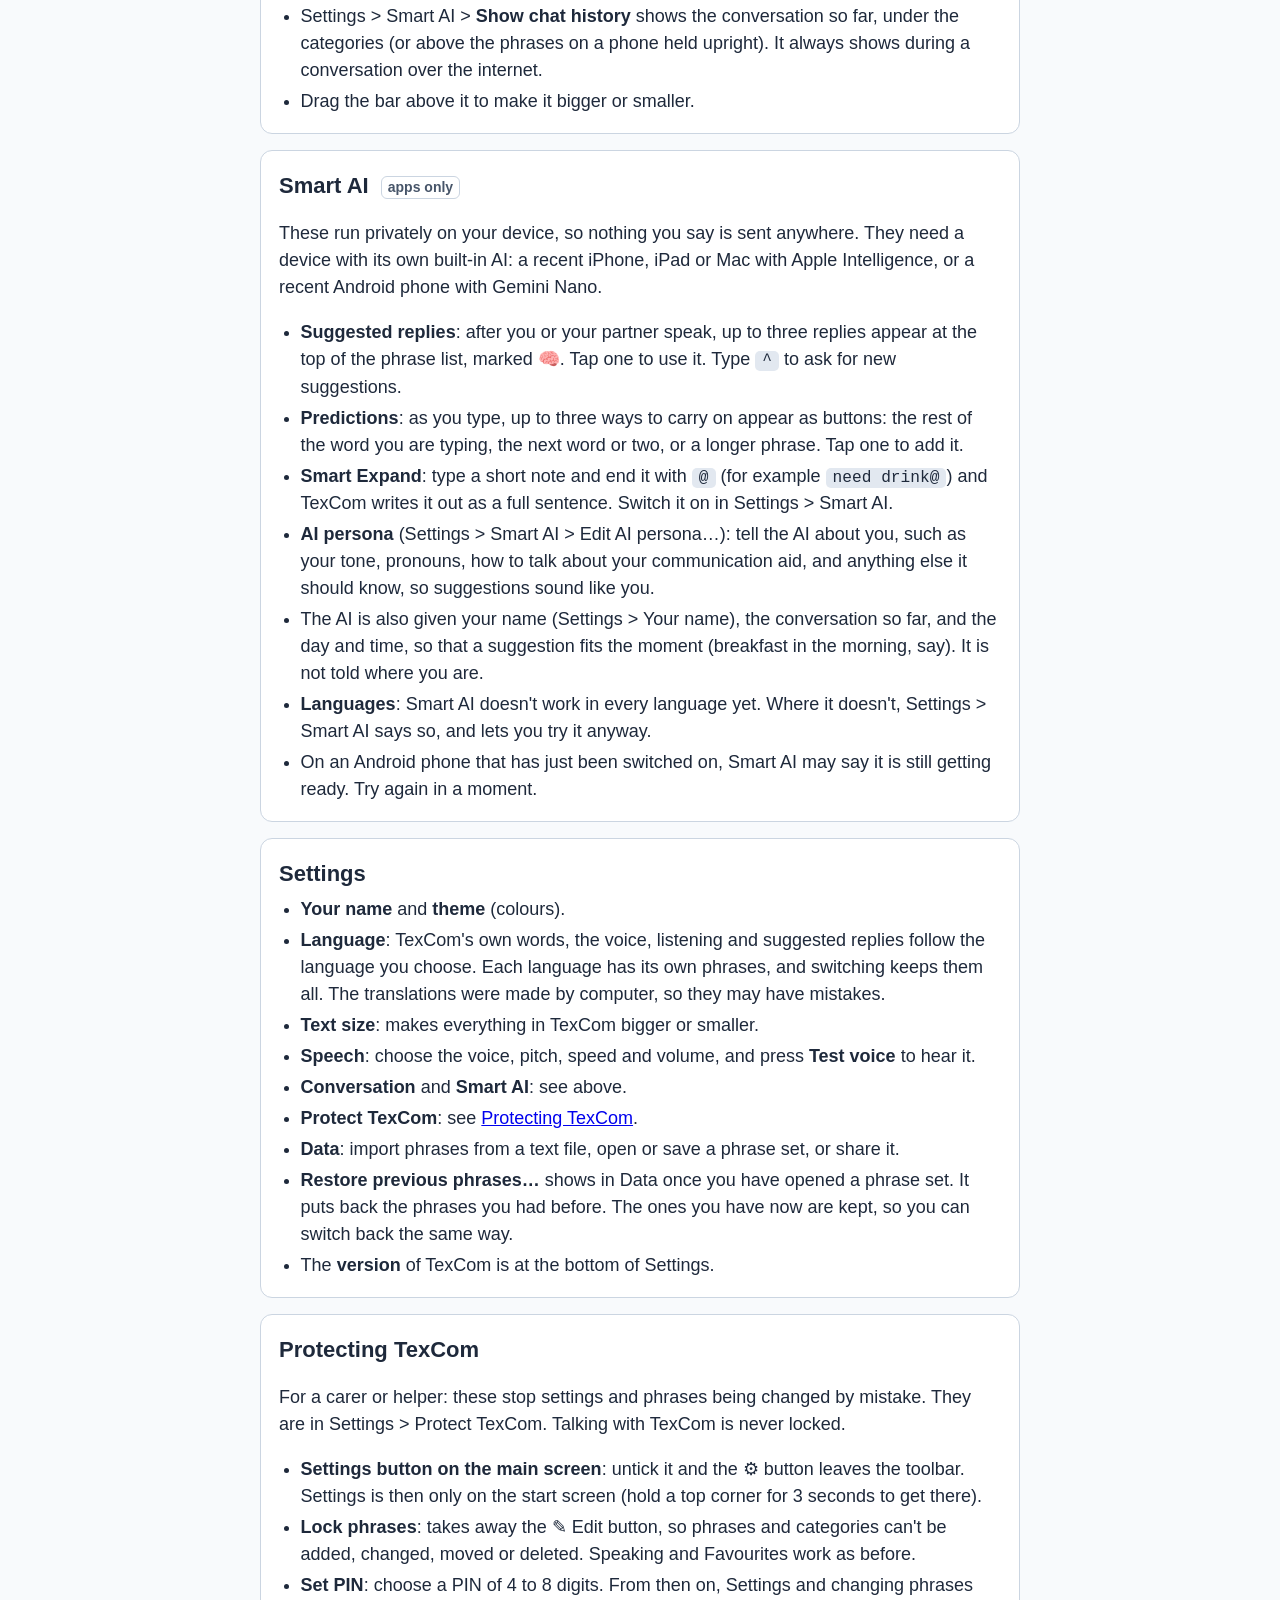
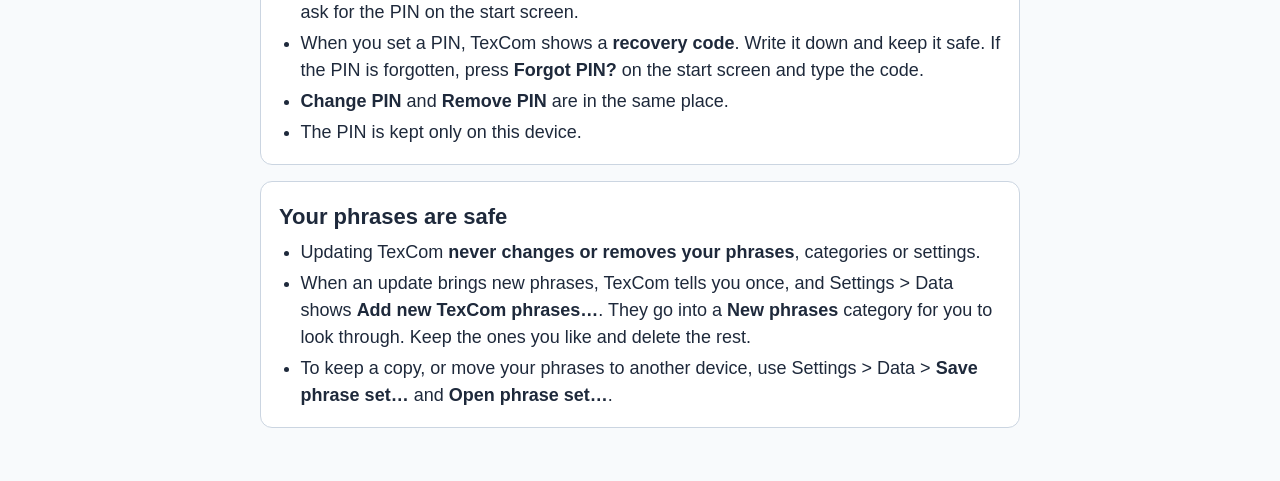
<file: texcomhelp.html>
<!DOCTYPE html><html lang="en"><head>
    <meta charset="utf-8">
    <title>TexCom Help</title>
    <meta name="viewport" content="width=device-width, initial-scale=1.0, viewport-fit=cover">
    <!-- Opened inside TexCom (Help on the start screen, or Settings > Help) in a panel with a Close button; also works on its own.
         Text: each element's data-i18n is its key in locales/<code>.json "help". Changed or new English text gets a NEW key,
         so other languages show it in English until it is translated, never an out-of-date translation. -->
    <style>
        :root { --bg: #f8fafc; --card: #ffffff; --text: #1e293b; --muted: #475569; --accent: #1d4ed8; --border: #cbd5e1; --kbd: #e2e8f0; }
        @media (prefers-color-scheme: dark) {
            :root { --bg: #0f172a; --card: #1e293b; --text: #e2e8f0; --muted: #cbd5e1; --accent: #93c5fd; --border: #334155; --kbd: #334155; }
        }
        html { -webkit-text-size-adjust: 100%; }
        body { -webkit-user-select: none; user-select: none; -webkit-touch-callout: none; } /* read-only help: taps shouldn't select words */
        body { margin: 0; background: var(--bg); color: var(--text); font: 18px/1.5 -apple-system, BlinkMacSystemFont, "Segoe UI", Roboto, sans-serif; }
        main { max-width: 760px; margin: 0 auto; padding: 16px max(16px, env(safe-area-inset-right)) 40px max(16px, env(safe-area-inset-left)); }
        h1 { font-size: 28px; margin: 8px 0 4px; }
        .intro { color: var(--muted); margin: 0 0 16px; }
        nav { display: flex; flex-wrap: wrap; gap: 8px; margin: 0 0 20px; }
        nav a { display: inline-block; padding: 8px 12px; min-height: 28px; border: 1px solid var(--border); border-radius: 999px; color: var(--accent); text-decoration: none; background: var(--card); font-size: 16px; }
        section { background: var(--card); border: 1px solid var(--border); border-radius: 12px; padding: 4px 18px 12px; margin: 0 0 16px; }
        h2 { font-size: 22px; margin: 14px 0 6px; }
        h3 { font-size: 18px; margin: 12px 0 4px; }
        ul { padding-left: 1.2em; margin: 6px 0; }
        li { margin: 4px 0; }
        dl { margin: 6px 0; display: grid; grid-template-columns: 2.4em 1fr; gap: 6px 10px; align-items: baseline; }
        dt { font-size: 22px; text-align: center; }
        dd { margin: 0; }
        .kbd { background: var(--kbd); padding: 1px 7px; border-radius: 5px; font-family: ui-monospace, Menlo, monospace; font-size: 0.9em; }
        .note { color: var(--muted); font-size: 16px; }
        .apps-only { display: inline-block; font-size: 14px; border: 1px solid var(--border); border-radius: 6px; padding: 0 6px; margin-left: 6px; color: var(--muted); vertical-align: middle; }
        #no-ai { display: none; border-left: 4px solid #b45309; background: var(--card); padding: 10px 14px; margin: 0 0 16px; border-radius: 8px; }
    </style>
</head>
<body>
<main>
    <h1 data-i18n="help_1">TexCom Help</h1>
    <p class="intro" data-i18n="help_2">TexCom helps you talk by typing or by choosing ready-made phrases, and it speaks them aloud.</p>

    <p id="no-ai" data-i18n="help_85">You're using TexCom in a web browser. Everything here works except the features marked <span class="apps-only">apps only</span>, which need the TexCom app for iPhone, iPad, Mac or Android.</p>

    <nav aria-label="Topics">
        <a href="#starting" data-i18n="help_86">Starting</a>
        <a href="#speaking" data-i18n="help_4">Speaking</a>
        <a href="#toolbar" data-i18n="help_5">Toolbar</a>
        <a href="#phrases" data-i18n="help_6">Phrases</a>
        <a href="#editing" data-i18n="help_7">Editing</a>
        <a href="#conversation" data-i18n="help_8">Talking with someone</a>
        <a href="#ai" data-i18n="help_9">Smart AI</a>
        <a href="#settings" data-i18n="help_10">Settings</a>
        <a href="#protect" data-i18n="help_87">Protecting TexCom</a>
        <a href="#yourphrases" data-i18n="help_11">Your phrases are safe</a>
    </nav>

    <section id="starting">
        <h2 data-i18n="help_88">Starting TexCom</h2>
        <ul>
            <li data-i18n="help_89">TexCom opens on its start screen. Press <strong>Start</strong> (bottom right) to begin.</li>
            <li data-i18n="help_90"><strong>Help</strong> (bottom left) opens this page. <strong>Settings</strong> (top right) opens Settings.</li>
            <li data-i18n="help_91">To come back to the start screen later, <strong>hold a top corner</strong> of the screen for 3 seconds.</li>
            <li data-i18n="help_92">If a PIN has been set, the start screen also has a PIN box. It is only for Settings and for changing phrases (see <a href="#protect">Protecting TexCom</a>). Start never needs the PIN.</li>
            <li data-i18n="help_93">On an Android phone, <strong>Back</strong> closes whatever is open (Settings, Help, the phrase editor). With nothing open, it puts TexCom away without closing it.</li>
        </ul>
    </section>

    <section id="speaking">
        <h2 data-i18n="help_12">Speaking</h2>
        <ul>
            <li data-i18n="help_13"><strong>Type</strong> in the yellow box, then press <strong>Speak</strong>.</li>
            <li data-i18n="help_14"><strong>Tap a phrase</strong> to add it to the box, then press Speak. You can add several phrases, or type more around them.</li>
            <li data-i18n="help_15">Some phrases are set to <strong>speak straight away</strong> when you tap them ("Instant message", see <a href="#editing">Editing</a>).</li>
            <li data-i18n="help_16"><strong>The text box is also the search.</strong> As you type, the list shows phrases containing the words since your last full stop, comma, question mark (and so on). Tap one and it replaces those words. For example, type <span class="kbd">I'm tired. tea</span> and tap "It's not my cup of tea." A <strong>Matching</strong> line shows while the list is filtered; tap its ✕ to see every phrase again.</li>
            <li data-i18n="help_17"><strong>Shortcuts:</strong> type a phrase's shortcut followed by <span class="kbd">/</span> and it becomes the whole phrase. For example, if "Hello" has the shortcut <span class="kbd">h</span>, typing <span class="kbd">h/</span> gives "Hello".</li>
            <li data-i18n="help_18">A phrase containing <span class="kbd">[***]</span> puts in your name (Settings &gt; Your name).</li>
        </ul>
    </section>

    <section id="toolbar">
        <h2 data-i18n="help_19">The toolbar</h2>
        <p class="note" data-i18n="help_20">On a narrow screen some buttons move into the <strong>⋯</strong> menu at the end of the toolbar.</p>
        <dl>
            <dt aria-hidden="true" data-i18n="help_21">🗑</dt><dd data-i18n="help_22"><strong>Clear</strong> the text box (and the chat history).</dd>
            <dt aria-hidden="true" data-i18n="help_23">↶ ↷</dt><dd data-i18n="help_24"><strong>Undo</strong> and <strong>Redo</strong> changes to the text box.</dd>
            <dt aria-hidden="true" data-i18n="help_25">🎙</dt><dd data-i18n="help_26"><strong>Listen to your partner</strong>: turns the microphone on or off (red when listening). <span class="apps-only">apps only</span></dd>
            <dt aria-hidden="true" data-i18n="help_27">🔔</dt><dd data-i18n="help_28"><strong>Alert</strong>: rings a bell to get someone's attention.</dd>
            <dt aria-hidden="true" data-i18n="help_29">✕ ✓</dt><dd data-i18n="help_30"><strong>No</strong> and <strong>Yes</strong>: say "No" or "Yes" straight away.</dd>
            <dt aria-hidden="true" data-i18n="help_31">SOS</dt><dd data-i18n="help_32"><strong>SOS</strong>: beeps S-O-S in Morse code to call for help.</dd>
            <dt aria-hidden="true" data-i18n="help_33">♡</dt><dd data-i18n="help_34"><strong>Favourite</strong>: adds what's in the text box to your Favourites.</dd>
            <dt aria-hidden="true" data-i18n="help_35">✎</dt><dd data-i18n="help_36"><strong>Edit</strong>: turns Edit mode on and off (see <a href="#editing">Editing</a>).</dd>
            <dt aria-hidden="true" data-i18n="help_37">⚙</dt><dd data-i18n="help_38"><strong>Settings</strong>, where you'll also find this Help.</dd>
            <dt aria-hidden="true" data-i18n="help_39">⤴</dt><dd data-i18n="help_40"><strong>Share</strong> the text in the box (for example in a message).</dd>
        </dl>
    </section>

    <section id="phrases">
        <h2 data-i18n="help_41">Phrases and categories</h2>
        <ul>
            <li data-i18n="help_42">Phrases are grouped into <strong>categories</strong>. Tap a category to see its phrases; <strong>All</strong> shows every phrase.</li>
            <li data-i18n="help_43">On a phone held upright, tap <strong>Categories</strong> above the phrases to choose one.</li>
            <li data-i18n="help_44"><strong>Favourites</strong> holds the phrases you use most. Add one with the ♡ button, or tick Favourites when editing a phrase.</li>
            <li data-i18n="help_45">Swipe (or scroll) the lists to see more.</li>
            <li data-i18n="help_46">On a larger screen, drag the bar between the two columns to make either wider.</li>
            <li data-i18n="help_94"><strong>With a keyboard or a switch interface</strong>: <span class="kbd">Tab</span> moves to a list, the arrow keys move through it, and <span class="kbd">Enter</span> or <span class="kbd">Space</span> chooses, just as a tap does.</li>
        </ul>
    </section>

    <section id="editing">
        <h2 data-i18n="help_47">Adding and changing phrases</h2>
        <ul>
            <li data-i18n="help_48">Press <strong>✎ Edit</strong>. Each phrase and category gets a ✎ button, and "+ Add phrase" / "+ Add category" appear at the top of the lists.</li>
            <li data-i18n="help_49">In the editor you can change the <strong>words</strong>, the <strong>symbol</strong> (type or paste an emoji), a <strong>shortcut</strong>, and which <strong>categories</strong> it's in.</li>
            <li data-i18n="help_50"><strong>Instant message</strong>: the phrase speaks as soon as you tap it.</li>
            <li data-i18n="help_95"><strong>Keep in a fixed position</strong>: it can't be dragged to another place in the list.</li>
            <li data-i18n="help_96"><strong>Allow it to be deleted</strong>: untick this and it has no Delete button, so it can't be removed by mistake.</li>
            <li data-i18n="help_51"><strong>Delete</strong> removes it (you'll be asked to confirm).</li>
            <li data-i18n="help_52">In Edit mode, drag the ⠿ handle to <strong>reorder</strong> phrases or categories.</li>
            <li data-i18n="help_53">Press ✎ Edit again when you've finished.</li>
            <li data-i18n="help_97">No ✎ Edit button? The phrases have been locked. If a PIN has been set, pressing ✎ Edit takes you to the start screen to type it first (see <a href="#protect">Protecting TexCom</a>).</li>
        </ul>
    </section>

    <section id="conversation">
        <h2 data-i18n="help_54">Talking with someone</h2>
        <h3 data-i18n="help_55">Face to face</h3>
        <ul>
            <li data-i18n="help_56">Press <strong>🎙</strong> and TexCom listens to the person you're talking with. What they say appears at the top of the screen, and TexCom can suggest replies. <span class="apps-only">apps only</span></li>
            <li data-i18n="help_98">The first time, your device asks whether TexCom may use the microphone. Choose to allow it.</li>
            <li data-i18n="help_57">Settings &gt; Smart AI &gt; <strong>Start listening when TexCom opens</strong> turns the microphone on each time you start TexCom.</li>
            <li data-i18n="help_58">With a keyboard connected, the other person can press the <span class="kbd">`</span> key (next to 1 or Z), type, and press <span class="kbd">Enter</span>. Their words appear at the top of the screen. <span class="kbd">Esc</span> cancels.</li>
            <li data-i18n="help_99"><strong>On a folding Android phone</strong>, held open, what you speak is also shown in large letters on the front screen, for the person facing you.</li>
        </ul>
        <h3 data-i18n="help_59">On their own phone or computer, anywhere</h3>
        <ul>
            <li data-i18n="help_60">Settings &gt; Conversation &gt; <strong>Start a conversation…</strong> gives you a <strong>link</strong> and a short <strong>code</strong>. Share the link (in a message or email), or let them scan the QR code.</li>
            <li data-i18n="help_61">They can use any phone or computer (they just open the link), or their own TexCom (<strong>Join a conversation…</strong>, then paste the link or type the code).</li>
            <li data-i18n="help_62">When they try to join, TexCom asks you: <strong>Allow</strong> or <strong>Decline</strong>. Nobody joins without your say-so. Each conversation has a new link.</li>
            <li data-i18n="help_63">What you say appears very large on their screen. What they type appears in your <strong>chat history</strong>.</li>
            <li data-i18n="help_64">The bar above the chat shows who you're talking with. Press <strong>End</strong> to finish.</li>
            <li data-i18n="help_65"><strong>Read partner's messages aloud</strong> (Settings &gt; Conversation) speaks their messages to you.</li>
            <li data-i18n="help_66">Both of you need an internet connection.</li>
        </ul>
        <h3 data-i18n="help_67">Chat history</h3>
        <ul>
            <li data-i18n="help_68">Settings &gt; Smart AI &gt; <strong>Show chat history</strong> shows the conversation so far, under the categories (or above the phrases on a phone held upright). It always shows during a conversation over the internet.</li>
            <li data-i18n="help_69">Drag the bar above it to make it bigger or smaller.</li>
        </ul>
    </section>

    <section id="ai">
        <h2 data-i18n="help_70">Smart AI <span class="apps-only">apps only</span></h2>
        <p data-i18n="help_100">These run privately on your device, so nothing you say is sent anywhere. They need a device with its own built-in AI: a recent iPhone, iPad or Mac with Apple Intelligence, or a recent Android phone with Gemini Nano.</p>
        <ul>
            <li data-i18n="help_72"><strong>Suggested replies</strong>: after you or your partner speak, up to three replies appear at the top of the phrase list, marked 🧠. Tap one to use it. Type <span class="kbd">^</span> to ask for new suggestions.</li>
            <li data-i18n="help_101"><strong>Predictions</strong>: as you type, up to three ways to carry on appear as buttons: the rest of the word you are typing, the next word or two, or a longer phrase. Tap one to add it.</li>
            <li data-i18n="help_74"><strong>Smart Expand</strong>: type a short note and end it with <span class="kbd">@</span> (for example <span class="kbd">need drink@</span>) and TexCom writes it out as a full sentence. Switch it on in Settings &gt; Smart AI.</li>
            <li data-i18n="help_75"><strong>AI persona</strong> (Settings &gt; Smart AI &gt; Edit AI persona…): tell the AI about you, such as your tone, pronouns, how to talk about your communication aid, and anything else it should know, so suggestions sound like you.</li>
            <li data-i18n="help_102">The AI is also given your name (Settings &gt; Your name), the conversation so far, and the day and time, so that a suggestion fits the moment (breakfast in the morning, say). It is not told where you are.</li>
            <li data-i18n="help_103"><strong>Languages</strong>: Smart AI doesn't work in every language yet. Where it doesn't, Settings &gt; Smart AI says so, and lets you try it anyway.</li>
            <li data-i18n="help_104">On an Android phone that has just been switched on, Smart AI may say it is still getting ready. Try again in a moment.</li>
        </ul>
    </section>

    <section id="settings">
        <h2 data-i18n="help_76">Settings</h2>
        <ul>
            <li data-i18n="help_77"><strong>Your name</strong> and <strong>theme</strong> (colours).</li>
            <li data-i18n="help_105"><strong>Language</strong>: TexCom's own words, the voice, listening and suggested replies follow the language you choose. Each language has its own phrases, and switching keeps them all. The translations were made by computer, so they may have mistakes.</li>
            <li data-i18n="help_106"><strong>Text size</strong>: makes everything in TexCom bigger or smaller.</li>
            <li data-i18n="help_78"><strong>Speech</strong>: choose the voice, pitch, speed and volume, and press <strong>Test voice</strong> to hear it.</li>
            <li data-i18n="help_79"><strong>Conversation</strong> and <strong>Smart AI</strong>: see above.</li>
            <li data-i18n="help_107"><strong>Protect TexCom</strong>: see <a href="#protect">Protecting TexCom</a>.</li>
            <li data-i18n="help_80"><strong>Data</strong>: import phrases from a text file, open or save a phrase set, or share it.</li>
            <li data-i18n="help_108"><strong>Restore previous phrases…</strong> shows in Data once you have opened a phrase set. It puts back the phrases you had before. The ones you have now are kept, so you can switch back the same way.</li>
            <li data-i18n="help_109">The <strong>version</strong> of TexCom is at the bottom of Settings.</li>
        </ul>
    </section>

    <section id="protect">
        <h2 data-i18n="help_110">Protecting TexCom</h2>
        <p data-i18n="help_111">For a carer or helper: these stop settings and phrases being changed by mistake. They are in Settings &gt; Protect TexCom. Talking with TexCom is never locked.</p>
        <ul>
            <li data-i18n="help_112"><strong>Settings button on the main screen</strong>: untick it and the ⚙ button leaves the toolbar. Settings is then only on the start screen (hold a top corner for 3 seconds to get there).</li>
            <li data-i18n="help_113"><strong>Lock phrases</strong>: takes away the ✎ Edit button, so phrases and categories can't be added, changed, moved or deleted. Speaking and Favourites work as before.</li>
            <li data-i18n="help_114"><strong>Set PIN</strong>: choose a PIN of 4 to 8 digits. From then on, Settings and changing phrases ask for the PIN on the start screen.</li>
            <li data-i18n="help_115">When you set a PIN, TexCom shows a <strong>recovery code</strong>. Write it down and keep it safe. If the PIN is forgotten, press <strong>Forgot PIN?</strong> on the start screen and type the code.</li>
            <li data-i18n="help_116"><strong>Change PIN</strong> and <strong>Remove PIN</strong> are in the same place.</li>
            <li data-i18n="help_117">The PIN is kept only on this device.</li>
        </ul>
    </section>

    <section id="yourphrases">
        <h2 data-i18n="help_81">Your phrases are safe</h2>
        <ul>
            <li data-i18n="help_82">Updating TexCom <strong>never changes or removes your phrases</strong>, categories or settings.</li>
            <li data-i18n="help_83">When an update brings new phrases, TexCom tells you once, and Settings &gt; Data shows <strong>Add new TexCom phrases…</strong>. They go into a <strong>New phrases</strong> category for you to look through. Keep the ones you like and delete the rest.</li>
            <li data-i18n="help_84">To keep a copy, or move your phrases to another device, use Settings &gt; Data &gt; <strong>Save phrase set…</strong> and <strong>Open phrase set…</strong>.</li>
        </ul>
    </section>
</main>
<script>
    // Opened from the web version (no on-device AI): explain which parts need the apps
    if (new URLSearchParams(location.search).get('hasAI') === 'false') document.getElementById('no-ai').style.display = 'block';
    
    // The language TexCom is using (?lang=, from openHelp in sketch2.js): locales/<code>.json "help" holds this
    // page's text, keyed by each element's data-i18n. Missing entries stay in English.
    const lang = (new URLSearchParams(location.search).get('lang') || 'en').replace(/[^A-Za-z-]/g, '');
    const rtl = ['ar', 'he', 'fa', 'ur', 'ckb', 'yi'];
    document.documentElement.lang = lang;
    if (rtl.includes(lang)) document.documentElement.dir = 'rtl';
    if (lang !== 'en') {
        fetch('locales/' + lang + '.json')
            .then(r => (r.ok || (r.status === 0 && location.protocol === 'file:')) ? r.json() : null) // file:// (the apps): status 0
            .then(file => {
                const help = file && file.help;
                if (!help) return;
                document.querySelectorAll('[data-i18n]').forEach(el => {
                    const text = help[el.getAttribute('data-i18n')];
                    if (text) el.innerHTML = text; // our own files; the help text has <strong> and <span class> in it
                });
            })
            .catch(() => {});
    }

    // Inside TexCom's help panel: Escape closes it
    document.addEventListener('keydown', e => { if (e.key === 'Escape' && window.parent !== window) window.parent.postMessage('texcom-close-help', '*'); });
</script>


</body></html>
</file>
<file: themes.css>
/* 
   THEMES FOR TEXCOM 
   Provides CSS variables and shared flexbox classes for the UI.
*/

/* --- Base Layout Classes --- */
.flex-toolbar {
    display: flex;
    flex-wrap: wrap;
    gap: 8px;
    align-items: center;
    width: 100%;
}

.action-btn {
    background: transparent;
    border: none;
    background-color: var(--btn-default);
    color: var(--btn-text);
    border-radius: var(--btn-radius);
    border: 2px solid transparent;
    transition: all 0.2s ease;
    display: flex;
    flex-direction: column;
    align-items: center;
    justify-content: center;
    gap: 4px;
    cursor: pointer;
    font-size: 2vh;
    padding: 0.5vh 0.5vw;
    font-weight: 600;
}

.action-btn:hover {
    background-color: var(--btn-hover);
}

.action-btn svg {
    width: 4.5vh;
    height: 4.5vh;
    stroke-width: 2.5;
    flex-shrink: 0;
}
.action-btn .sos-text {
    font-size: 3.5vh;
}

/* --- Shared sizing: one base text size, never below 16px, growing gently with the smaller screen side --- */
:root {
    --ui-font: calc(clamp(16px, calc(9px + 1.6vmin), 24px) * var(--ui-scale, 1)); /* --ui-scale: Settings > Text size */
    --ui-emoji: calc(var(--ui-font) * 1.4);
    --ui-gap: 8px;
}

/* --- Option 1: Modern Clean (also the fallback, so nothing is ever transparent) --- */
:root, .theme-modern {
    --bg-main: #f8fafc;
    --bg-panel: #ffffff;
    --border-color: #e2e8f0;
    --btn-default: #f1f5f9;
    --btn-hover: #e2e8f0;
    --btn-text: #334155;
    --btn-radius: 12px;
    --shadow: 0 4px 6px -1px rgb(0 0 0 / 0.1);
    --font-family: -apple-system, BlinkMacSystemFont, "Segoe UI", Roboto, sans-serif;
    --text-box-bg: #ffffff;
    --text-box-border: #cbd5e1;
    --accent: #3b82f6;
    --accent-text: #ffffff;
}

/* --- Option 2: High Contrast Flat (Accessible) --- */
.theme-contrast {
    --bg-main: #111827;
    --bg-panel: #1f2937;
    --border-color: #374151;
    --btn-default: #374151;
    --btn-hover: #4b5563;
    --btn-text: #f9fafb;
    --btn-radius: 4px;
    --shadow: none;
    --font-family: "Open Sans", Arial, sans-serif;
    --text-box-bg: #000000;
    --text-box-border: #f9fafb;
    --accent: #fcd34d;
    --accent-text: #000000;
}

.theme-contrast .action-btn {
    background: transparent;
    border: none; border-color: var(--border-color); }

/* --- Option 3: Playful & Soft --- */
.theme-playful {
    --bg-main: #fffbeb;
    --bg-panel: #fef3c7;
    --border-color: #fde68a;
    --btn-default: #fdf4ff;
    --btn-hover: #fae8ff;
    --btn-text: #701a75;
    --btn-radius: 24px;
    --shadow: 0 8px 0px -2px #fbcfe8;
    --font-family: "Quicksand", "Comic Sans MS", cursive, sans-serif;
    --text-box-bg: #ffffff;
    --text-box-border: #fbcfe8;
    --accent: #ec4899;
    --accent-text: #ffffff;
}

.theme-playful .action-btn {
    background: transparent;
    border: none; border-color: var(--btn-hover); }


/* --- Grid Layout Engine --- */

.pane {
    display: flex;
    flex-direction: column;
    gap: 1vh;
    height: 100%;
    overflow: hidden;
}

.main-layout {
    display: grid;
    grid-template-columns: 1fr;
    grid-template-rows: 1fr;
    height: 100vh;
    width: 100vw;
    margin-top: 0;
    gap: 1vw;
    padding: 1vw;
    box-sizing: border-box;
}


.text-speak-row {
    display: flex;
    gap: 1vw;
    width: 100%;
    margin-bottom: 1vh;
    align-items: stretch;
}
#theText {
    flex: 1;
    min-width: 0;
    resize: none;
    font-size: 3vh;
    padding: 1vw;
    border-radius: var(--btn-radius);
    background-color: var(--text-box-bg);
    color: var(--btn-text);
    border: 3px solid var(--text-box-border);
    outline: none;
    min-height: 12vh;
    height: auto;
    box-sizing: border-box;
}
#theText:focus {
    border-color: var(--accent);
}
#speakButton {
    flex: none;
    width: max(64px, calc(var(--ui-font) * 4.5)); /* icon + "Speak" with padding; the text box gets the rest */
    height: auto;
}

/* Two-column layout: landscape, or portrait at least 700px wide. Class set by updateLayoutMode() in index.html. */
    .layout-two .main-layout {
        display: grid;
        grid-template-columns: var(--left-pane-width, min(350px, 38vw)) 12px minmax(0, 1fr);
        grid-template-rows: auto 1fr;
        height: 100vh;
    }
    .layout-two #topToolbar {
        grid-column: 1 / span 3;
        grid-row: 1;
    }

    .layout-two #leftPane {
        grid-column: 1;
        grid-row: 2;
        flex: none !important;
        height: 100% !important;
    }
    /* Two columns: the selected category is highlighted in the list, so no toggle or heading */
    .layout-two #theCategories, .layout-two #leftPane > h2:first-of-type {
        display: none !important;
    }
    .layout-two #leftPane, .layout-two #rightPane {
        padding: 0 !important;
    }
    .layout-two #categoryList {
        margin-bottom: 0 !important;
    }
    .layout-two #messagesList {
        display: block !important;
    }

    .layout-two #paneResizer {
        grid-column: 2;
        grid-row: 2;
        display: block;
        width: 12px;
        background-color: var(--border-color);
        cursor: col-resize;
        border-radius: 6px;
        transition: background-color 0.2s;
        z-index: 100;
    }
    .layout-two #paneResizer:hover, .layout-two #paneResizer:active {
        background-color: var(--accent);
    }
    .layout-two #rightPane {
        grid-column: 3;
        grid-row: 2;
        flex: none !important;
        height: 100% !important;
    }


/* One-column layout: portrait narrower than 700px. Class set by updateLayoutMode() in index.html. */
    .layout-one .main-layout {
        display: flex !important;
        flex-direction: column !important;
    }
    /* Unwrap the panes so their children can interleave using flex order */
    .layout-one #leftPane, .layout-one #rightPane {
        display: contents !important;
    }
    .layout-one #paneResizer {
        display: none !important;
    }

    /* Set exact display ordering based on layout spec */
    .layout-one #topToolbar {
        order: 1;
    }
    .layout-one .text-speak-row {
        order: 2;
        flex: none !important;
    }
    .layout-one #theCategories {
        order: 6;
        display: block !important;
        margin-top: 1vh;
    }
    /* Hide the static 'Categories' header in portrait mode, we use the toggle button */
    .layout-one #leftPane > h2:first-of-type {
        display: none !important;
    }
    .layout-one #categoryList {
        order: 7;
        flex: none !important;
    }
    .layout-one #categoryList:not([hidden]) {
        height: 60vh !important;
        margin-bottom: 1vh !important;
    }
    .layout-one #filterInfo {
        order: 8;
    }
    .layout-one #aiPredictionBox {
        order: 9;
    }
    .layout-one #messagesList {
        order: 10;
        flex: 1 1 0% !important;
        overflow-y: auto !important;
        height: auto !important;
    }
    
    /* Chat history (when switched on, or during a conversation): under the text box, above the phrases,
       sized to its messages up to 35% of the screen; the divider sits below it */
    .layout-one #convBar { order: 3; }
    .layout-one #chatHistoryContainer { order: 4; max-height: 35vh; }
    .layout-one #chatDivider { order: 5; }

    .layout-one #customSettingsPanel {
        width: 100% !important;
        max-width: 100% !important;
    }
    








/* --- Option 6: Dark Mode Classic --- */
.theme-dark {
    --bg-main: #121212;
    --bg-panel: #1e1e1e;
    --border-color: #333333;
    --btn-default: #2d2d2d;
    --btn-hover: #3d3d3d;
    --btn-text: #e0e0e0;
    --btn-radius: 8px;
    --shadow: 0 4px 6px -1px rgba(0,0,0,0.5);
    --font-family: -apple-system, BlinkMacSystemFont, "Segoe UI", Roboto, sans-serif;
    --text-box-bg: #1e1e1e;
    --text-box-border: #444444;
    --accent: #6366f1;
    --accent-text: #ffffff;
}
.theme-dark .action-btn {
    background: transparent;
    border: none; border-color: var(--border-color); }

/* --- Option 7: Forest Edge --- */
.theme-forest {
    --bg-main: #f1f8f1;
    --bg-panel: #e2ede2;
    --border-color: #b2ccb2;
    --btn-default: #d1e0d1;
    --btn-hover: #b2ccb2;
    --btn-text: #2d4d2d;
    --btn-radius: 12px;
    --shadow: 0 4px 10px rgba(45, 77, 45, 0.1);
    --font-family: "Georgia", serif;
    --text-box-bg: #ffffff;
    --text-box-border: #8fbc8f;
    --accent: #2e8b57;
    --accent-text: #ffffff;
}

/* --- Option 8: Sunset Glow --- */
.theme-sunset {
    --bg-main: #fff5f0;
    --bg-panel: #ffe4d6;
    --border-color: #ffbba6;
    --btn-default: #ffd3c4;
    --btn-hover: #ffbba6;
    --btn-text: #7a2e15;
    --btn-radius: 20px;
    --shadow: 0 4px 12px rgba(255, 136, 85, 0.2);
    --font-family: "Trebuchet MS", "Lucida Sans Unicode", sans-serif;
    --text-box-bg: #ffffff;
    --text-box-border: #ff9973;
    --accent: #ea580c;
    --accent-text: #ffffff;
}

/* --- Option 9: Monochrome Minimalist --- */
.theme-mono {
    --bg-main: #ffffff;
    --bg-panel: #f5f5f5;
    --border-color: #000000;
    --btn-default: #ffffff;
    --btn-hover: #e0e0e0;
    --btn-text: #000000;
    --btn-radius: 0px;
    --shadow: none;
    --font-family: "Helvetica Neue", Helvetica, Arial, sans-serif;
    --text-box-bg: #ffffff;
    --text-box-border: #000000;
    --accent: #000000;
    --accent-text: #ffffff;
}
.theme-mono .action-btn {
    background: transparent;
    border: none; border-color: var(--border-color); }

/* --- Option 10: Retro Terminal --- */
.theme-retro {
    --bg-main: #000000;
    --bg-panel: #001100;
    --border-color: #00ff00;
    --btn-default: #002200;
    --btn-hover: #004400;
    --btn-text: #00ff00;
    --btn-radius: 0px;
    --shadow: 0 0 8px #00ff00;
    --font-family: "Courier New", Courier, monospace;
    --text-box-bg: #000000;
    --text-box-border: #00ff00;
    --accent: #00ff00;
    --accent-text: #000000;
}
.theme-retro .action-btn {
    background: transparent;
    border: none; border-color: var(--border-color); }

/* Ensure hidden attribute is always respected */
[hidden] {
    display: none !important;
}

.pane-resizer {
    display: none;
}




/* --- Option 4: Ocean Breeze --- */
.theme-ocean {
    --bg-main: #f0fdfa;
    --bg-panel: #ccfbf1;
    --border-color: #5eead4;
    --btn-default: #e0f2fe;
    --btn-hover: #bae6fd;
    --btn-text: #0f766e;
    --btn-radius: 16px;
    --shadow: 0 4px 15px -3px rgba(13, 148, 136, 0.2);
    --font-family: "Nunito", "Segoe UI", sans-serif;
    --text-box-bg: #ffffff;
    --text-box-border: #99f6e4;
    --accent: #0284c7;
    --accent-text: #ffffff;
}
.theme-ocean .action-btn {
    background: transparent;
    border: none; border-color: var(--border-color); }

/* --- Option 5: Neon Cyberpunk --- */
.theme-neon {
    --bg-main: #09090b;
    --bg-panel: #18181b;
    --border-color: #d946ef;
    --btn-default: #27272a;
    --btn-hover: #3f3f46;
    --btn-text: #f4f4f5;
    --btn-radius: 0px;
    --shadow: 0 0 10px #d946ef, inset 0 0 5px #d946ef;
    --font-family: "Courier New", monospace;
    --text-box-bg: #000000;
    --text-box-border: #06b6d4;
    --accent: #d946ef;
    --accent-text: #ffffff;
}
.theme-neon .action-btn {
    background: transparent;
    border: none; border-color: var(--border-color); }

/* --- Settings Overlay --- */
#settingsOverlay {
    position: fixed;
    top: 0; left: 0; width: 100vw; height: 100vh;
    background: rgba(0,0,0,0.5);
    z-index: 10000;
    display: none;
    align-items: center;
    justify-content: center;
    opacity: 0;
    transition: opacity 0.3s ease;
}
#settingsOverlay.open {
    opacity: 1;
}
#customSettingsPanel {
    background: var(--bg-panel);
    border: 2px solid var(--border-color);
    border-radius: 12px;
    width: 90vw; max-width: 600px;
    max-height: 90vh;
    overflow-y: auto;
    padding: 2vw;
    box-shadow: var(--shadow);
    color: var(--btn-text);
}
.settings-section {
    margin-bottom: 2vh;
    border-bottom: 1px solid var(--border-color);
    padding-bottom: 1vh;
}
.settings-section h2 {
    font-size: 2.5vh;
    margin-bottom: 1vh;
    color: var(--accent);
}
.settings-row {
    display: flex;
    justify-content: space-between;
    align-items: center;
    margin-bottom: 1vh;
    font-size: 2vh;
}
.settings-row select, .settings-row input[type="text"], .settings-row input[type="number"] {
    background: var(--text-box-bg);
    color: var(--btn-text);
    border: 1px solid var(--border-color);
    padding: 0.5vh 1vw;
    border-radius: 4px;
    font-size: 2vh;
}
.settings-row button {
    background: var(--btn-default);
    color: var(--btn-text);
    border: 1px solid var(--border-color);
    padding: 0.5vh 1vw;
    border-radius: 4px;
    font-size: 2vh;
    cursor: pointer;
}
.settings-row button:hover {
    background: var(--btn-hover);
}
#closeSettings {
    width: 100%;
    margin-top: 2vh;
    background: var(--accent);
    color: var(--accent-text);
    border: none;
    padding: 1vh;
    font-size: 2.5vh;
    border-radius: 8px;
    cursor: pointer;
}

.settings-header {
    display: flex;
    justify-content: space-between;
    align-items: center;
    margin-bottom: 2vh;
    border-bottom: 2px solid var(--border-color);
    padding-bottom: 1vh;
}
.settings-header h2 {
    font-size: 3vh;
    color: var(--accent);
    margin: 0;
}
.close-settings-btn {
    background: transparent;
    border: none;
    color: var(--btn-text);
    font-size: 3vh;
    cursor: pointer;
}
.close-settings-btn:hover {
    color: var(--accent);
}
.settings-content {
    display: flex;
    flex-direction: column;
    gap: 2vh;
}

.settings-action-btn {
    display: block;
    width: 100%;
    margin-bottom: 1vh;
    background: var(--btn-default);
    color: var(--btn-text);
    border: 1px solid var(--border-color);
    padding: 1.5vh;
    border-radius: 8px;
    font-size: 2vh;
    cursor: pointer;
    text-align: left;
}
.settings-action-btn:hover {
    background: var(--btn-hover);
}


/* Accessibility: Focus States */
:focus-visible {
    outline: 3px solid #3b82f6;
    outline-offset: 2px;
}

.action-btn:focus-visible {
    outline: 3px solid #3b82f6;
    border-radius: 8px;
}

/* --- Toolbar: fixed-size buttons (>= 44px touch targets) in groups.
   Buttons that don't fit move into the ⋯ menu (layoutToolbar in sketch2.js). --- */
:root {
    --tb-btn: max(44px, calc(var(--ui-font) * 2.3));
}
#topToolbar {
    display: flex;
    flex-wrap: nowrap;
    align-items: center;
    justify-content: flex-start;
    gap: 4px;
    padding: 0;
    overflow: hidden;
    min-height: var(--tb-btn);
    z-index: 5000;
}
#topToolbar .action-btn, #moreMenu .action-btn {
    flex: none;
    width: var(--tb-btn);
    height: var(--tb-btn);
    min-width: 0;
    padding: 0;
    background-color: var(--btn-default);
    border: 1px solid var(--border-color);
    border-radius: var(--btn-radius, 10px);
}
#topToolbar .action-btn:hover { background-color: var(--btn-hover); }
#topToolbar .action-btn svg {
    width: 60%;
    height: 60%;
    max-width: none;
    max-height: none;
    flex-shrink: 0;
}
#topToolbar .action-btn[data-group-start] { margin-left: calc(var(--tb-btn) * 0.35); }
#topToolbar .tb-push { margin-left: auto; } /* set by markToolbarPush() in sketch2.js */
#topToolbar .tb-title {
    flex: none;
    margin: 0 0.5em 0 0.2em;
    white-space: nowrap;
    font-size: calc(var(--ui-font) * 1.1);
    font-weight: 700;
    color: var(--accent);
}
#topToolbar .tb-title[hidden] { display: none; }
#topToolbar .action-btn:disabled, #moreMenu .action-btn:disabled { opacity: 0.4; cursor: default; }
/* SOS: a red badge that fits the same box as the other icons */
.action-btn .sos-text {
    display: inline-block;
    font-size: calc(var(--tb-btn) * 0.27) !important;
    line-height: 1;
    padding: 0.35em 0.4em;
    border-radius: 6px;
    background: #dc2626;
    color: #ffffff !important;
    font-weight: 800;
}
/* ⋯ menu */
#moreMenu {
    position: fixed;
    z-index: 9000;
    display: flex;
    flex-direction: column;
    gap: 2px;
    min-width: 12em;
    padding: 4px;
    background: var(--bg-panel);
    border: 1px solid var(--border-color);
    border-radius: 12px;
    box-shadow: var(--shadow);
}
#moreMenu[hidden] { display: none; }
#moreMenu .action-btn {
    flex-direction: row;
    justify-content: flex-start;
    gap: 0.6em;
    width: 100%;
    padding: 0 0.8em;
    border: none;
    background: transparent;
    font-size: var(--ui-font);
    color: var(--btn-text);
}
#moreMenu .action-btn:hover { background-color: var(--btn-hover); }
#moreMenu .action-btn svg { width: calc(var(--tb-btn) * 0.55); height: calc(var(--tb-btn) * 0.55); flex-shrink: 0; }
#moreMenu .action-btn::after { content: attr(title); font-weight: 500; }
</file>
<file: slip.css>
.slip-reordering {
    box-shadow: 0 2px 10px rgba(0, 0, 0, 0.65);
    cursor: ns-resize;
}

.slip-swiping-container {
    overflow-x: hidden;
}

.slippylist li {
    user-select: none;
    -moz-user-select: none;
    -webkit-user-select: none;
    /*    cursor: defaxt;*/
}

.slippylist li.demo-allow-select {
    line-height: 1.3em;
    user-select: text;
    -moz-user-select: text;
    -webkit-user-select: text;
}

.slippylist li.demo-allow-select span {
    cursor: text;
}


.slippylist {
    clear: left;
    /*    margin: 1em;*/
}

.slippylist li {
    line-height: 1.3em;
    display: block;
    position: relative;
    border: 1px solid black;
    /*    border-bottom: 1px solid black;*/
    background: white;
    /*        margin: 0;*/
    /*    padding: 0 1em;*/
    border-radius: 0px;
    margin-bottom: -0px;
    max-width: 100%;
    vertical-align: middle;
    text-align: left;
    /* change to center when editing */
    /*        line-height: 1.3;*/
}

.slippylist li:hover {
    background: #fffed6;
    /*    cursor: pointer;*/
}

.slippylist input {
    vertical-align: middle;
}

.slippylist .quick::after {
    content: "\2261";
    vertical-align: middle;
    text-align: right;
}

.slippylist .quick {
    float: right;
}

.slippylist .edit::after {
    content: "\270E\2001";
}

.slippylist .edit {
    float: left;
    vertical-align: middle;
}

.skewed {
    transform: rotate(2deg) scale(0.99);
    -webkit-transform: rotate(2deg) scale(0.99);
}

.demo-no-swipe.demo-no-reorder {
    opacity: 1;
}

#scroll {
    position: absolute;
    overflow-y: scroll;
    top: 25vh;
    left: 0vw;
    height: 75vh;
    width: 100vw;
    border: inset;
}

/*
img {
    height: 1.5em;
    width: 1.5em;
    vertical-align: middle;
    padding-right: .5em;
    pointer-events: none;
}
*/
</file>
<file: style.css>
html,
body {
    width: 100vw;
    height: 100vh;
    position: absolute;
    margin: 0;
    top: 0vh;
    justify-content: center;
    -webkit-user-select: none;
    background-color: var(--bg-main, aliceblue); color: var(--btn-text) !important;
}
splash {
    position: absolute;
    top: 0;
    left: 0;
    width: 100vw;
    height: 100vh;
    border-radius: 0vh;
    border: none;
    outline: none;
    cursor: pointer;
    background: url(images/splash.jpg);
    background-size: 100vw 100vh;
    background-color: black;
    opacity: 1.0;
    z-index: 10001;
    -webkit-app-region: no-drag;
}

/* The start screen's buttons, as PiCom: each one a little inside its own corner. Settings top right, Help bottom
   left, Start bottom right. The gap grows with the screen, and each side also clears the status bar, camera
   cutout and home indicator (viewport-fit=cover). Sizes follow the screen's shorter side, so the buttons are never
   too small to tap on a phone nor oversized on a wide window, and never hang off an edge. */
:root {
    --splash-gap: clamp(12px, 2.5vmin, 28px);
    --splash-top: max(var(--splash-gap), env(safe-area-inset-top));
    --splash-right: max(var(--splash-gap), env(safe-area-inset-right));
    --splash-bottom: max(var(--splash-gap), env(safe-area-inset-bottom));
    --splash-left: max(var(--splash-gap), env(safe-area-inset-left));
    --splash-start: clamp(72px, 15vmin, 150px);   /* Start, the main action */
    --splash-button: clamp(48px, 10vmin, 100px);  /* Help and Settings */
}
/* Landscape phones report the camera cutout's inset on both sides; only the camera side needs it (index.html) */
html.notch-left { --splash-right: var(--splash-gap); }
html.notch-right { --splash-left: var(--splash-gap); }
/* An iPhone on its side (this @supports matches only iOS): the camera cutout is half way up the short edge, well
   clear of the corners, so the buttons keep to their corners there too, as on the side without the cutout */
@supports (-webkit-touch-callout: none) {
    @media (orientation: landscape) {
        :root { --splash-left: var(--splash-gap); --splash-right: var(--splash-gap); }
    }
}

startSplash, helpSplash, settingsSplash {
    position: absolute;
    border: none;
    cursor: pointer;
    background-color: transparent;
    background-size: 100% 100%;
    background-repeat: no-repeat;
    z-index: 10005;
    opacity: .8;
    -webkit-app-region: no-drag;
}
startSplash:hover, helpSplash:hover, settingsSplash:hover { opacity: 1.0; }
startSplash:active, helpSplash:active, settingsSplash:active { opacity: 0.2; }
settingsSplash:focus-visible { outline: 3px solid white; outline-offset: 3px; border-radius: 50%; opacity: 1.0; }

startSplash {
    right: var(--splash-right);
    bottom: var(--splash-bottom);
    width: var(--splash-start);
    height: var(--splash-start);
    background-image: url(images/start.png);
}
helpSplash {
    left: var(--splash-left);
    bottom: var(--splash-bottom);
    width: var(--splash-button);
    height: var(--splash-button);
    background-image: url(images/help.svg);
}
/* Settings (carer.js: the PIN first, if one is set) */
settingsSplash {
    right: var(--splash-right);
    top: var(--splash-top);
    width: var(--splash-button);
    height: var(--splash-button);
    background-image: url(images/settings.svg);
}
settingsSplash[hidden], helpSplash[hidden], startSplash[hidden], splash[hidden] { display: none; }

/* The PIN box on the start screen (carer.js). It sits in the clear part of the screen: below the "TexCom" title in
   the picture (which ends 57% of the way down the wide picture and 41.5% down the tall one) and, on a narrow
   screen where the box is nearly full width, above the corner buttons. If the box is taller than that space it
   grows upwards over the title, never off the bottom of the screen. */
#tcSplashZone {
    position: absolute;
    left: 0;
    right: 0;
    top: 57vh;
    bottom: var(--splash-bottom);
    z-index: 10006;
    display: flex;
    flex-direction: column-reverse;
    justify-content: center;
    justify-content: safe center;
    align-items: center;
    pointer-events: none;
}
html.layout-one #tcSplashZone {
    top: 41.5vh;
    bottom: calc(var(--splash-bottom) + var(--splash-start) + 8px);
}
/* With the on-screen keyboard up (carer.js): centred in what is still showing above it */
html.keyboard-up #tcSplashZone { top: 0; bottom: calc(var(--keyboard-inset, 0px) + 8px); }
#tcSplashPin {
    pointer-events: auto;
    flex: none;
    box-sizing: border-box;
    width: min(24rem, calc(100vw - 2 * var(--splash-gap)));
    padding: 1rem 1.2rem;
    border-radius: 14px;
    background: rgba(255, 255, 255, 0.94);
    color: #1d1d1f;
    box-shadow: 0 6px 24px rgba(0, 0, 0, 0.35);
    font-size: 1.05rem;
    text-align: center;
}
#tcSplashPin[hidden] { display: none; }
#tcSplashPin label { display: block; font-weight: 600; margin-bottom: 0.5rem; }
#tcSplashPin .tcp-row { display: flex; gap: 0.5rem; }
#tcSplashPin input { flex: 1; min-width: 0; font-size: 1.3rem; padding: 0.45rem 0.6rem; border: 1px solid #888; border-radius: 8px; text-align: center; letter-spacing: 0.2em; }
#tcSplashPin .tcp-unlock { font-size: 1rem; padding: 0.45rem 0.9rem; border: none; border-radius: 8px; background: #0a84ff; color: white; cursor: pointer; }
#tcSplashPin .tcp-msg { min-height: 1.2em; margin: 0.5rem 0 0.2rem; color: #b00020; }
#tcSplashPin .tcp-forgot { border: none; background: none; color: #0a5fc2; text-decoration: underline; cursor: pointer; font-size: 0.95rem; }

/* Toolbar buttons hidden by a setting (carer.js: Settings, Edit) stay hidden in the toolbar and the ⋯ menu */
#topToolbar > [hidden], #moreMenu > [hidden] { display: none !important; }

#theText {
    
    box-sizing: border-box;
    
    
    
    height: 16vh;
    /*    */
    background-color: var(--text-box-bg, lightgoldenrodyellow); color: var(--btn-text) !important;
    /*    padding: 10px;*/
    border: solid var(--text-box-border, blue);
    overflow-y: auto;
    border-
    border-radius: 0vh;
    font-size: 4vh;
    resize: none;
}

#theCategories {
    
    
    
    
    height: 3.6vh;
    line-height: 3.5vh;
    text-align: center;
    
    padding: .25h;
    /*    border: 2px solid black;*/
    /*    border-*/
    /*    border-bottom: 1px solid blue;*/
    box-sizing: border-box;
    font-size: 2.5vh;
    /*    z-index: 600;*/
}

/* (B) LIST */
#categoryList {
    flex: 1;
    height: auto;
    list-style: none;
    margin: 0;
    padding: 0;
    overflow-y: auto;
    scrollbar-width: thin;
    border: 0px solid skyblue;
    border-radius: 0vh;
}

#categoryList li.hide {
    display: none;
}

#messagesList {
    flex: 1;
    height: auto;
    list-style: none;
    margin: 0;
    padding: 0;
    overflow-y: auto;
    scrollbar-width: thin;
    border: 0px solid skyblue;
    border-radius: 0vh;
}

/* Categories and phrases share one row style.
   Stays display:block - the tap handlers read li.innerText, which a flex row would change. */
#categoryList li, #messagesList li {
    display: block;
    padding: 0.45em 0.6em;
    font-size: var(--ui-font);
    line-height: 1.25;
    border: 1px solid var(--border-color);
    background-color: var(--bg-main) !important;
    color: var(--btn-text) !important;
}
/* Emoji (inline-sized by the JS) at a fixed ratio to the text */
#categoryList li > span:first-child, #messagesList li > span:first-child {
    font-size: var(--ui-emoji) !important;
    line-height: 1;
    vertical-align: middle;
    margin-right: 0.3em;
}
#categoryList li .quick, #messagesList li .quick {
    line-height: var(--ui-emoji);
}
#categoryList li:hover, #messagesList li:hover {
    background-color: var(--btn-hover) !important;
}
/* Selected category: normal text on a light tint of the accent plus a thick accent bar
   (white on the accent colour was only 3.5-4.5:1 in most themes) */
#categoryList li.selected, #categoryList li.selected:hover {
    background-color: var(--btn-hover) !important; /* fallback where color-mix isn't supported */
    background-color: color-mix(in srgb, var(--accent) 10%, var(--bg-main)) !important; /* 10%: keeps Ocean Breeze above 4.5:1 */
    color: var(--btn-text) !important;
    font-weight: 700;
    box-shadow: inset 6px 0 0 var(--accent);
}

#messagesList li.hide {
    display: none;
}

.rightjustify {
    display: flex;
    justify-content: flex-end;
}

/* Slippylist focus */
.slippylist li:focus-visible {
    outline: 3px solid #3b82f6;
    outline-offset: -3px;
    z-index: 1;
    position: relative;
}

/* STEP 7: OS Keyboard Hardening */
body.keyboard-active .text-speak-row {
    height: auto !important;
    max-height: 12vh !important; /* Lock to ~3 lines max */
}
body.keyboard-active #theText {
    min-height: 9vh !important;
}
.layout-one body.keyboard-active #categoryList { /* one column only: two columns keep the left pane */
    display: none !important; /* Auto-collapse Categories */
}
.layout-one body.keyboard-active #chatHistoryContainer, .layout-one body.keyboard-active #chatDivider { /* one column only */
    display: none !important; /* Auto-collapse Chat History too to save space (the conversation bar stays) */
}
body.keyboard-active #messagesList {
    flex: 1 !important; min-height: 15vh !important; /* Shrink but do not hide Phrase Bank */
}

/* Everything else that shows text uses the shared base size (several have inline vh sizes, hence !important) */
#theText { font-size: calc(var(--ui-font) * 1.2) !important; }
#theCategories, #speakButton span, .ai-predict-btn { font-size: var(--ui-font) !important; }
#speakButton span { overflow-wrap: anywhere; hyphens: auto; text-align: center; } /* a long word breaks rather than being cut off */

/* Text box and Speak button share one height: about three lines of text, about two on short screens */
.text-speak-row {
    height: min(calc(var(--ui-font) * 1.2 * 1.3 * 3 + 28px), 18vh) !important;
    align-items: stretch;
}
#theText { height: 100% !important; min-height: 0 !important; }
#speakButton { height: 100% !important; }
#speakButton svg {
    width: calc(var(--ui-font) * 1.9) !important;
    height: calc(var(--ui-font) * 1.9) !important;
    margin-bottom: 2px !important;
}

/* Search box: a visible, bordered field on the shared size scale */

/* Settings: a proper close target, and controls that stay inside the panel */
.close-settings-btn { min-width: 44px; min-height: 44px; }
.settings-row { gap: var(--ui-gap); }
.settings-row > label { flex: 0 1 auto; }
.settings-row select { min-width: 0; max-width: 60%; }
/* Settings text on the shared base size (was vh-based, ~8px on a sideways phone) */
#customSettingsPanel .settings-row, #customSettingsPanel .settings-row select, #customSettingsPanel .settings-row input,
#customSettingsPanel .settings-action-btn { font-size: var(--ui-font) !important; }
#customSettingsPanel h3, #customSettingsPanel .settings-section h2 { font-size: calc(var(--ui-font) * 1.05) !important; }
#customSettingsPanel .settings-header h2 { font-size: calc(var(--ui-font) * 1.4) !important; }
#customSettingsPanel .close-settings-btn { font-size: calc(var(--ui-font) * 1.3) !important; }
#aiTooltipIcon { font-size: var(--ui-font) !important; min-width: 1.4em; min-height: 1.4em; }

/* ---------- Item editor (editor.js): same look as Settings ---------- */
#itemEditorOverlay {
    position: fixed;
    inset: 0;
    z-index: 10000;
    display: flex;
    align-items: center;
    justify-content: center;
    background: rgba(0, 0, 0, 0.5);
}
#itemEditorOverlay[hidden] { display: none; }
.picmo__popupContainer { z-index: 10002; } /* the emoji picker opens over the phrase editor */
#itemEditor {
    display: flex;
    flex-direction: column;
    gap: 12px;
    box-sizing: border-box;
    width: min(560px, calc(100vw - 16px));
    max-height: calc(100vh - 16px);
    overflow-y: auto;
    padding: 16px;
    background: var(--bg-panel);
    color: var(--btn-text);
    border: 2px solid var(--border-color);
    border-radius: 12px;
    box-shadow: var(--shadow);
    font-size: var(--ui-font);
}
#itemEditor .settings-header { display: flex; justify-content: space-between; align-items: center; margin: 0; }
#itemEditor h2 { margin: 0; font-size: calc(var(--ui-font) * 1.3); color: var(--accent); }
#itemEditor .close-settings-btn { font-size: calc(var(--ui-font) * 1.3); }
.ed-field { display: flex; flex-direction: column; gap: 4px; }
.ed-field input {
    box-sizing: border-box;
    min-height: 44px;
    padding: 0.45em 0.6em;
    font-size: var(--ui-font);
    color: var(--btn-text);
    background: var(--text-box-bg);
    border: 1px solid var(--text-box-border);
    border-radius: var(--btn-radius, 10px);
}
.ed-inline { display: flex; align-items: flex-end; gap: var(--ui-gap); }
.ed-emoji { flex: 1 1 auto; min-width: 0; max-width: 10em; }
.ed-emoji input { font-size: var(--ui-emoji); text-align: center; padding: 0.1em; }
#edEmojiPick { flex: none; width: auto; min-height: 44px; padding: 0 1em; font-size: var(--ui-font); }
#itemEditor > * { flex-shrink: 0; } /* the dialog scrolls; its sections never squash */
.ed-cats { margin: 0; padding: 8px; min-width: 0; border: 1px solid var(--border-color); border-radius: var(--btn-radius, 10px); }
.ed-cats legend { padding: 0 4px; }
#edCats { display: grid; grid-template-columns: repeat(auto-fill, minmax(11em, 1fr)); gap: 0 12px; max-height: 30vh; overflow-y: auto; }
.ed-check { display: flex; align-items: center; gap: 0.5em; min-height: 44px; cursor: pointer; }
.ed-check input { flex: none; width: 26px; height: 26px; accent-color: var(--accent); } /* px: WebKit form controls ignore em sizes */
.ed-cat-emoji { flex: none; } /* its own element so the gap after it can't collapse */
.ed-field[hidden], .ed-cats[hidden], .ed-check[hidden], .ed-btn[hidden] { display: none; }
.ed-error { margin: 0; color: #dc2626; }
.ed-actions {
    display: flex;
    flex-wrap: wrap;
    align-items: center;
    gap: var(--ui-gap);
    position: sticky; /* Save / Cancel always visible while the dialog scrolls */
    bottom: -16px;
    margin: 0 -16px -16px;
    padding: 10px 16px 16px;
    background: var(--bg-panel);
    border-top: 1px solid var(--border-color);
}
.ed-spacer { flex: 1; }
.ed-btn {
    min-height: 44px;
    padding: 0 1.1em;
    font-size: var(--ui-font);
    color: var(--btn-text);
    background: var(--btn-default);
    border: 1px solid var(--border-color);
    border-radius: var(--btn-radius, 10px);
    cursor: pointer;
}
.ed-primary { color: var(--accent-text); background: var(--accent); border-color: var(--accent); }
.ed-danger { color: #dc2626; background: transparent; border-color: #dc2626; }

/* ---------- Edit mode ---------- */
#editButton[aria-pressed="true"] { color: var(--accent-text) !important; background-color: var(--accent) !important; border-color: var(--accent) !important; }
/* Drag handles only appear in Edit mode (reordering is an Edit-mode action) */
.slippylist li .quick { display: none; }
body.editing .slippylist li .quick { display: inline; cursor: grab; }
body.editing .slippylist .quick::after { content: "\283F"; font-size: var(--ui-font); opacity: 0.6; }
.ed-pencil {
    float: right;
    width: 44px; /* touch target */
    height: max(36px, var(--ui-emoji));
    margin: 0 0 0 0.4em;
    padding: 0;
    line-height: 1;
    background: var(--btn-default);
    border: 1px solid var(--border-color);
    border-radius: 8px;
    cursor: pointer;
}
.ed-pencil::after { content: "\270E"; font-size: var(--ui-font); color: var(--accent); }
.slippylist li.ed-add { color: var(--accent) !important; font-weight: 600; border-style: dashed; }

/* Theme font (was defined per theme but never applied; offline-safe system fallbacks come from each theme's stack) */
html body, body button, body input, body textarea, body select { font-family: var(--font-family); } /* beats picmostyles.css "body { font-family: sans-serif }", which loads later */
#customSettingsPanel .settings-row input[type="checkbox"] { width: 1.3em; height: 1.3em; flex: none; }

/* E20: the text box (and the full-screen flip view) keep their fixed yellow background, so their text
   must stay dark in every theme - dark themes set --btn-text to near-white, which was unreadable (~1.1:1) */
#theText { color: #1f2937 !important; }
#theText::placeholder { color: #6b7280; }

/* E14: keep content clear of the status bar, camera cutout and home indicator (viewport-fit=cover) */
#mainContainer {
    padding-top: max(1vw, env(safe-area-inset-top));
    padding-right: max(1vw, env(safe-area-inset-right));
    padding-bottom: max(1vw, env(safe-area-inset-bottom));
    padding-left: max(1vw, env(safe-area-inset-left));
}
#customSettingsPanel, #itemEditor {
    max-width: min(600px, calc(100vw - env(safe-area-inset-left) - env(safe-area-inset-right) - 16px));
    max-height: calc(100vh - env(safe-area-inset-top) - env(safe-area-inset-bottom) - 16px);
}

/* Landscape: full safe-area margin only on the camera side; the other side just clears the rounded corner */
html.notch-left #mainContainer { padding-right: max(1vw, 12px); }
html.notch-right #mainContainer { padding-left: max(1vw, 12px); }
/* The camera-side inset includes a margin beyond the cutout itself (iPhone 17: inset 62pt, Dynamic Island ends
   about 48pt from the edge; older notches: 47pt inset, about 30pt deep), so trim it a little to close the gap */
html.notch-left #mainContainer { padding-left: max(12px, calc(env(safe-area-inset-left) - 6px)); }
html.notch-right #mainContainer { padding-right: max(12px, calc(env(safe-area-inset-right) - 6px)); }

/* ---------- Settings panel ---------- */
/* G1: fits inside the screen (padding included) and scrolls inside, with the title bar pinned */
#customSettingsPanel {
    box-sizing: border-box;
    padding: 0 20px 16px;
    width: min(600px, calc(100vw - env(safe-area-inset-left) - env(safe-area-inset-right) - 16px));
}
#customSettingsPanel .settings-header {
    position: sticky;
    top: 0;
    z-index: 1;
    margin: 0 -20px;
    padding: 8px 12px 8px 20px;
    background: var(--bg-panel);
    border-bottom: 1px solid var(--border-color);
}
/* G10: one row rhythm and one section gap */
#customSettingsPanel .settings-content { gap: 0; }
#customSettingsPanel .settings-section { margin: 0; padding: 14px 0; border-bottom: 1px solid var(--border-color); }
#customSettingsPanel .settings-section:last-child { border-bottom: none; }
#customSettingsPanel .settings-section h3 { margin: 0 0 4px; color: var(--accent); }
/* G2: 44px+ touch targets */
#customSettingsPanel .settings-row { min-height: 48px; margin: 0; gap: 12px; }
#customSettingsPanel .settings-row > label { cursor: pointer; }
#customSettingsPanel .settings-row select, #customSettingsPanel .settings-row input[type="text"] {
    box-sizing: border-box;
    min-height: 44px;
    padding: 0 0.6em;
    color: var(--btn-text);
    background: var(--text-box-bg);
    border: 1px solid var(--text-box-border);
    border-radius: var(--btn-radius, 10px);
}
#customSettingsPanel .settings-row input[type="checkbox"] { width: 28px; height: 28px; accent-color: var(--accent); cursor: pointer; }
/* G6: sliders show their value */
.settings-slider-wrap { display: flex; align-items: center; gap: 10px; flex: 0 1 60%; min-width: 0; }
.settings-slider-wrap input[type="range"] { flex: 1; min-width: 0; height: 36px; accent-color: var(--accent); cursor: pointer; }
.settings-slider-wrap output { min-width: 3.4em; text-align: right; font-variant-numeric: tabular-nums; }
/* G7: buttons that look like buttons */
#customSettingsPanel .settings-action-btn {
    display: flex;
    align-items: center;
    gap: 0.6em;
    width: 100%;
    min-height: 48px;
    margin: 8px 0 0;
    padding: 0 14px;
    text-align: left;
    font-weight: 500;
    color: var(--btn-text);
    background: var(--btn-default);
    border: 1px solid var(--border-color);
    border-radius: var(--btn-radius, 10px);
    cursor: pointer;
}
#customSettingsPanel .settings-action-btn:hover:not(:disabled) { background: var(--btn-hover); }
/* G4: AI features shown as unavailable (with an explanation) outside the apps */
#customSettingsPanel .settings-action-btn:disabled, .settings-unavailable { opacity: 0.55; cursor: not-allowed; }
#customSettingsPanel .settings-note { margin: 0 0 4px; line-height: 1.35; font-size: var(--ui-font) !important; }
#customSettingsPanel .settings-version { margin-top: 12px; opacity: 0.75; }

/* G9: persona editor in the same style and sizes as the other dialogs */
#personaOverlay > div { box-sizing: border-box; width: min(560px, calc(100vw - 16px)); font-size: var(--ui-font); }
#personaOverlay h2 { font-size: calc(var(--ui-font) * 1.3); color: var(--accent); text-align: left; }
#personaOverlay p, #personaOverlay label { font-size: var(--ui-font) !important; }
#personaOverlay label { margin-bottom: 4px; }
#personaOverlay select, #personaOverlay textarea {
    box-sizing: border-box;
    min-height: 44px;
    padding: 0 0.6em !important;
    font-size: var(--ui-font) !important;
    border: 1px solid var(--text-box-border) !important;
    border-radius: var(--btn-radius, 10px);
}
#personaOverlay textarea { min-height: 88px; padding: 0.5em 0.6em !important; }
#p_cancel, #p_save { min-height: 44px; padding: 0 1.1em !important; font-size: var(--ui-font) !important; border-radius: var(--btn-radius, 10px) !important; }
#p_save { color: var(--accent-text) !important; background: var(--accent) !important; }

/* ---- Chat history (left column, under the categories) ----
   It takes the height its messages need, up to half the column; the categories get the rest.
   Dragging the divider fixes its height instead (saved as params.chatPaneFraction). */
#chatDivider {
    flex: none;
    height: 12px;
    margin: 6px 0;
    border-radius: 6px;
    background-color: var(--border-color);
    cursor: row-resize;
    touch-action: none;
    transition: background-color 0.2s;
}
#chatDivider:hover, #chatDivider:active, #chatDivider:focus-visible {
    background-color: var(--accent);
    outline: none;
}
#chatHistoryContainer {
    flex: 0 1 auto;
    min-height: 0;
    max-height: 50%;
    height: auto;
    overflow-y: auto;
    scrollbar-width: thin;
    display: flex;
    flex-direction: column;
    gap: 0.4em;
    box-sizing: border-box;
    padding: 0.5em;
    border: 1px solid var(--border-color);
    background-color: var(--bg-main);
    font-size: max(16px, calc(var(--ui-font) * 0.9));
    line-height: 1.25;
}
#chatHistoryContainer.sized { /* after the divider has been dragged */
    flex: none;
    max-height: none;
    height: var(--chat-height);
}
#chatHistoryContainer[hidden], #chatDivider[hidden] { display: none !important; }
.chat-bubble {
    max-width: 85%;
    padding: 0.35em 0.7em;
    border-radius: 0.9em;
    overflow-wrap: break-word;
    font-family: inherit;
}
.chat-bubble.me { /* the TexCom user: an accent tint (like the selected category), so the text keeps full contrast in every theme */
    align-self: flex-end;
    background-color: color-mix(in srgb, var(--accent) 10%, var(--bg-main));
    color: var(--btn-text);
    border: 1px solid var(--accent);
    border-bottom-right-radius: 0.2em;
}
.chat-bubble.partner {
    align-self: flex-start;
    background-color: var(--bg-panel);
    color: var(--btn-text);
    border: 1px solid var(--border-color);
    border-bottom-left-radius: 0.2em;
}

/* Microphone (listening to the partner): clearly on when pressed */
#micButton[aria-pressed="true"] {
    background-color: #dc2626 !important;
    color: #ffffff !important;
    border-color: #dc2626 !important;
}

/* ---- Conversation (conversation.js) ---- */
.conv-bar {
    flex: none;
    display: flex;
    align-items: center;
    gap: 0.5em;
    margin: 6px 0 0;
    padding: 0.25em 0.3em 0.25em 0.6em;
    border: 1px solid var(--border-color);
    background-color: var(--bg-main);
    color: var(--btn-text);
    font-size: max(16px, calc(var(--ui-font) * 0.9));
}
.conv-bar[hidden] { display: none !important; }
.conv-dot { width: 0.7em; height: 0.7em; border-radius: 50%; background: #f59e0b; flex: none; }
.conv-bar[data-state="on"] .conv-dot { background: #16a34a; }
.conv-bar-label { flex: 1; min-width: 0; overflow: hidden; text-overflow: ellipsis; white-space: nowrap; font-weight: 600; }
.conv-bar-btn {
    flex: none; min-height: 44px; min-width: 44px; padding: 0 0.8em; border-radius: var(--btn-radius);
    border: 1px solid var(--border-color); background: var(--btn-default); color: var(--btn-text); font: inherit; cursor: pointer;
}
.conv-bar[data-state="on"] #convBarInvite { display: none; }
.conv-bar-btn.danger, .conv-btn.danger { background: #dc2626; border-color: #dc2626; color: #fff; }

.conv-overlay {
    position: fixed; inset: 0; z-index: 6000; display: flex; align-items: center; justify-content: center;
    padding: 16px; box-sizing: border-box; background: rgba(0, 0, 0, 0.55);
}
.conv-overlay[hidden] { display: none !important; }
.conv-box {
    width: min(440px, 100%); max-height: 100%; overflow-y: auto; box-sizing: border-box; padding: 20px;
    border-radius: 14px; background: var(--bg-panel); color: var(--btn-text); font-size: 18px; box-shadow: 0 10px 30px rgba(0,0,0,0.3);
}
.conv-title { margin: 0 0 8px; font-size: 22px; color: var(--btn-text); }
.conv-overlay[data-mode="invite"] [data-show="join"], .conv-overlay[data-mode="join"] [data-show="invite"] { display: none !important; }
.conv-note { margin: 0 0 12px; line-height: 1.35; }
.conv-qr { display: flex; justify-content: center; margin: 8px 0; }
.conv-qr img, .conv-qr canvas { background: #fff; padding: 8px; border-radius: 8px; }
.conv-code-row { text-align: center; margin: 4px 0; }
.conv-code-row strong { font-size: 26px; letter-spacing: 0.08em; font-family: ui-monospace, Menlo, monospace; }
.conv-link { margin: 4px 0 12px; font-size: 14px; text-align: center; word-break: break-all; opacity: 0.8; user-select: all; -webkit-user-select: all; }
.conv-label { display: block; margin-bottom: 6px; font-weight: 600; }
.conv-input {
    width: 100%; box-sizing: border-box; min-height: 48px; padding: 10px 12px; font-size: 18px; border-radius: 10px;
    border: 2px solid var(--border-color); background: var(--bg-main); color: var(--btn-text);
}
.conv-input:focus { outline: none; border-color: var(--accent); }
.conv-buttons { display: flex; gap: 10px; margin-top: 12px; }
.conv-btn {
    flex: 1; min-height: 48px; padding: 0 12px; border-radius: 10px; font-size: 18px; cursor: pointer;
    border: 1px solid var(--border-color); background: var(--btn-default); color: var(--btn-text);
}
.conv-btn.primary { background: var(--accent); border-color: var(--accent); color: var(--accent-text); font-weight: 600; }
.conv-status { min-height: 1.4em; margin: 10px 0 0; text-align: center; font-weight: 600; }
.conv-status[data-kind="bad"] { color: #dc2626; }
.conv-status[data-kind="ok"] { color: #16a34a; }

/* Notices (Notiflix.Notify, set up in initNotices): centred, just below the toolbar, never covering it */
[id^=NotiflixNotifyWrap] {
    top: var(--notice-top, 70px) !important;
    left: 50% !important;
    right: auto !important;
    transform: translateX(-50%) !important;
    margin: 0 !important;
}

/* ---- Help panel (openHelp) ---- */
.help-overlay { position: fixed; inset: 0; z-index: 15000; display: flex; align-items: center; justify-content: center;
    padding: max(8px, env(safe-area-inset-top)) max(8px, env(safe-area-inset-right)) max(8px, env(safe-area-inset-bottom)) max(8px, env(safe-area-inset-left));
    box-sizing: border-box; background: rgba(0, 0, 0, 0.55); }
.help-overlay[hidden] { display: none !important; }
.help-box { width: min(820px, 100%); height: 100%; max-height: 100%; display: flex; flex-direction: column; overflow: hidden;
    border-radius: 14px; background: var(--bg-panel); box-shadow: 0 10px 30px rgba(0,0,0,0.3); }
.help-bar { flex: none; display: flex; align-items: center; justify-content: space-between; padding: 4px 6px 4px 16px;
    border-bottom: 1px solid var(--border-color); color: var(--btn-text); }
.help-title { font-size: 20px; font-weight: 700; }
.help-close { min-width: 48px; min-height: 48px; border: none; border-radius: 10px; background: transparent; color: var(--btn-text);
    font-size: 24px; cursor: pointer; }
.help-close:hover, .help-close:focus-visible { background: var(--btn-hover); outline: none; }
#helpFrame { flex: 1; width: 100%; border: 0; background: #f8fafc; }

/* "Matching …" line above the phrases, only while the text box is filtering them */
.filter-info {
    flex: none;
    display: flex;
    align-items: center;
    gap: 0.5em;
    margin: 0 0 6px;
    padding: 0 0 0 0.6em;
    min-height: 44px;
    box-sizing: border-box;
    border: 1px solid var(--accent);
    border-radius: 8px;
    background-color: color-mix(in srgb, var(--accent) 10%, var(--bg-main));
    color: var(--btn-text);
    font-size: max(16px, calc(var(--ui-font) * 0.9));
}
.filter-info[hidden] { display: none !important; }
#filterInfoText { flex: 1; min-width: 0; overflow: hidden; text-overflow: ellipsis; white-space: nowrap; }
.filter-clear {
    flex: none; min-width: 44px; min-height: 44px; border: none; background: transparent;
    color: var(--btn-text); font-size: 20px; cursor: pointer; border-radius: 8px;
}
.filter-clear:hover, .filter-clear:focus-visible { background: var(--btn-hover); outline: none; }

/* ---- Yes/no question (askConfirm) ---- */
.ask-overlay { position: fixed; inset: 0; z-index: 16000; display: flex; align-items: center; justify-content: center;
    padding: 16px; box-sizing: border-box; background: rgba(0, 0, 0, 0.55); }
.ask-overlay[hidden] { display: none !important; }
.ask-box { width: min(420px, 100%); max-height: 100%; overflow-y: auto; box-sizing: border-box; padding: 20px;
    border-radius: 14px; background: var(--bg-panel); color: var(--btn-text); box-shadow: 0 10px 30px rgba(0,0,0,0.3); }
.ask-title { margin: 0 0 8px; font-size: 22px; color: var(--btn-text); }
.ask-message { margin: 0; font-size: 18px; line-height: 1.4; }
.ask-buttons { display: flex; gap: 10px; margin-top: 18px; }
.ask-btn { flex: 1; min-height: 48px; padding: 0 12px; border-radius: 10px; font-size: 18px; cursor: pointer;
    border: 1px solid var(--border-color); background: var(--btn-default); color: var(--btn-text); }
.ask-btn:hover, .ask-btn:focus-visible { background: var(--btn-hover); outline: 2px solid var(--accent); outline-offset: 2px; }
.ask-btn.primary { background: var(--accent); border-color: var(--accent); color: var(--accent-text); font-weight: 600; }
.ask-btn.danger { background: #b91c1c; border-color: #b91c1c; color: #ffffff; font-weight: 600; } /* white on #b91c1c: 6.9:1 */

/* Phrases in right-to-left languages (Arabic, Hebrew, Persian, Urdu, Kurdish, Yiddish): each row, bubble and the big
   partner text takes its direction from its own text, so mixed lists read correctly (the text box has dir="auto") */
#categoryList li, #messagesList li, .chat-bubble, #liveTranscriptPill, #filterInfoText { unicode-bidi: plaintext; text-align: start; }
/* Undo and redo point the way the language reads */
[dir="rtl"] #undoButton svg, [dir="rtl"] #redoButton svg { transform: scaleX(-1); }

/* ---------- Right-to-Left (RTL) Support ---------- */
html[dir="rtl"] .ed-pencil {
    float: left;
    margin: 0 0.4em 0 0;
}
html[dir="rtl"] .settings-slider-wrap output {
    text-align: left;
}
html[dir="rtl"] #personaOverlay h2,
html[dir="rtl"] #customSettingsPanel .settings-action-btn {
    text-align: right;
}
/* Note: Physical safe-area insets (notch) are deliberately kept physical left/right */
</file>
<file: libraries/picmo/picmostyles.css>
body {
  font-family: sans-serif;
}

#selection {
  display: flex;
  align-items: center;
  flex-direction: row;
}

#selection-outer {
  border: 1px solid #ccc;
  border-radius: 5px;
  background: #eee;
  padding: 0.5rem;
  width: 360px;
  margin-top: 2rem;
  transition: opacity 200ms;
}

#selection-outer.empty {
  opacity: 0;
}

h2 {
  margin: 0;
  /* margin-bottom: 1rem; */
  font-size: 1rem;
  text-align: center;
}

#selection-emoji {
  font-family: 'Segoe UI Emoji', 'Segoe UI Symbol', 'Segoe UI',
    'Apple Color Emoji', 'Twemoji Mozilla', 'Noto Color Emoji', 'EmojiOne Color',
    'Android Emoji';
  font-size: 3rem;
  margin-right: 1rem;
  border-radius: 5px;
  display: flex;
  align-items: center;
  justify-content: center;
  width: 4rem;
  height: 4rem;
  border: 1px solid #999;
  background: #fff;
}

#trigger {
  font-size: 2rem;
  border-radius: 5px;
  border: 1px solid #ccc;
  cursor: pointer;
}
</file>
